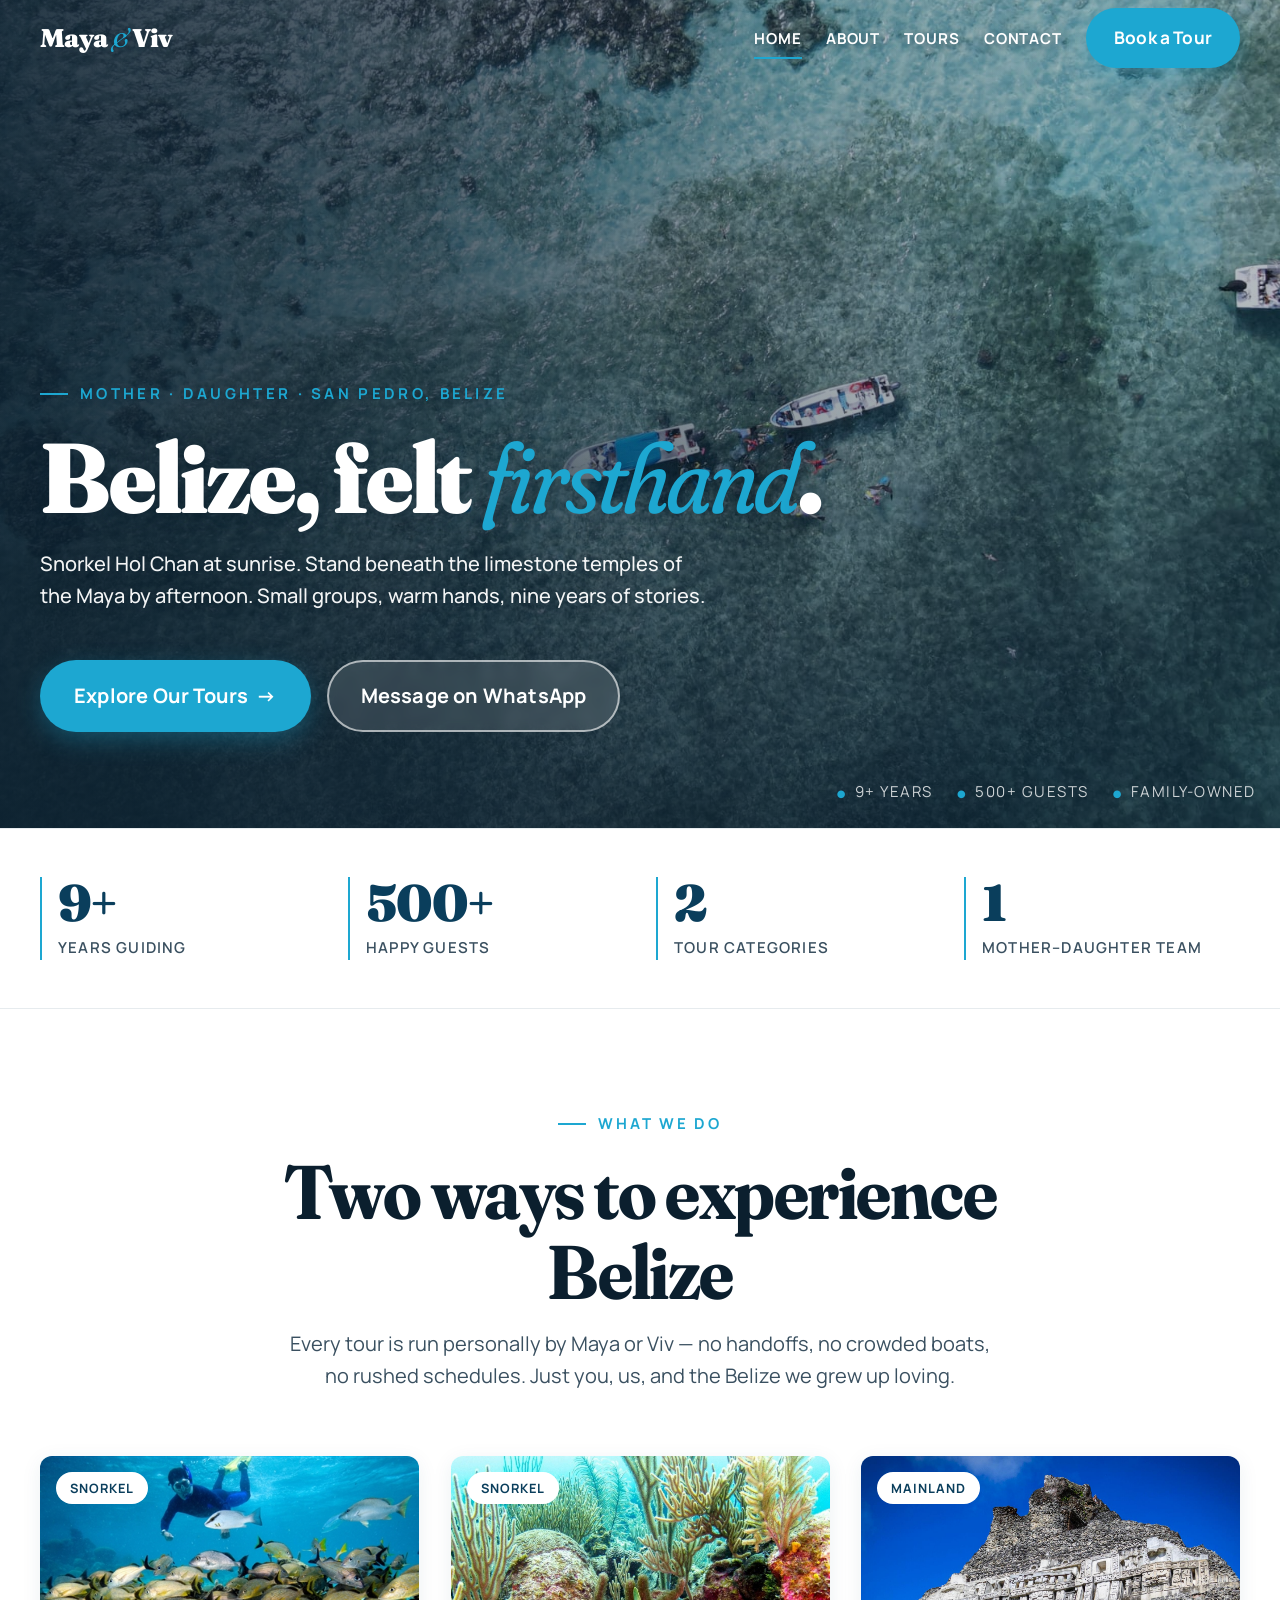
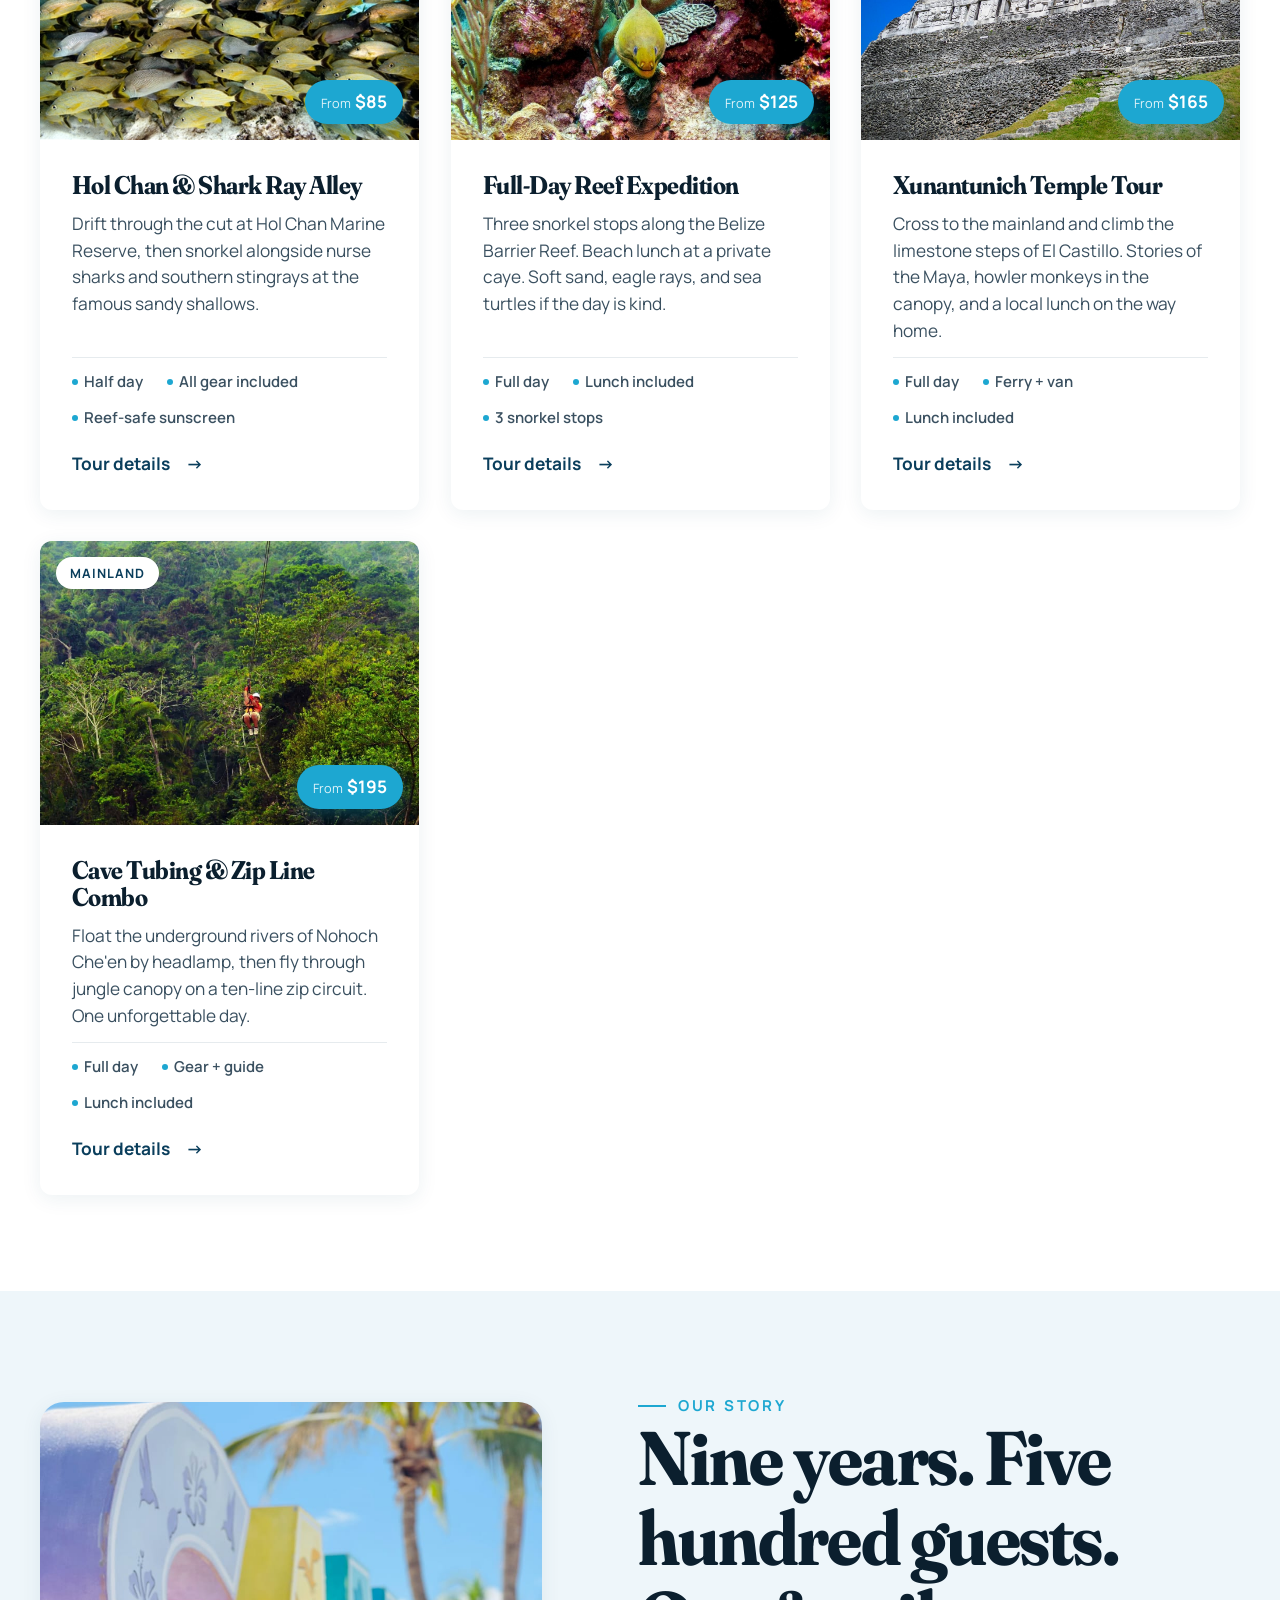
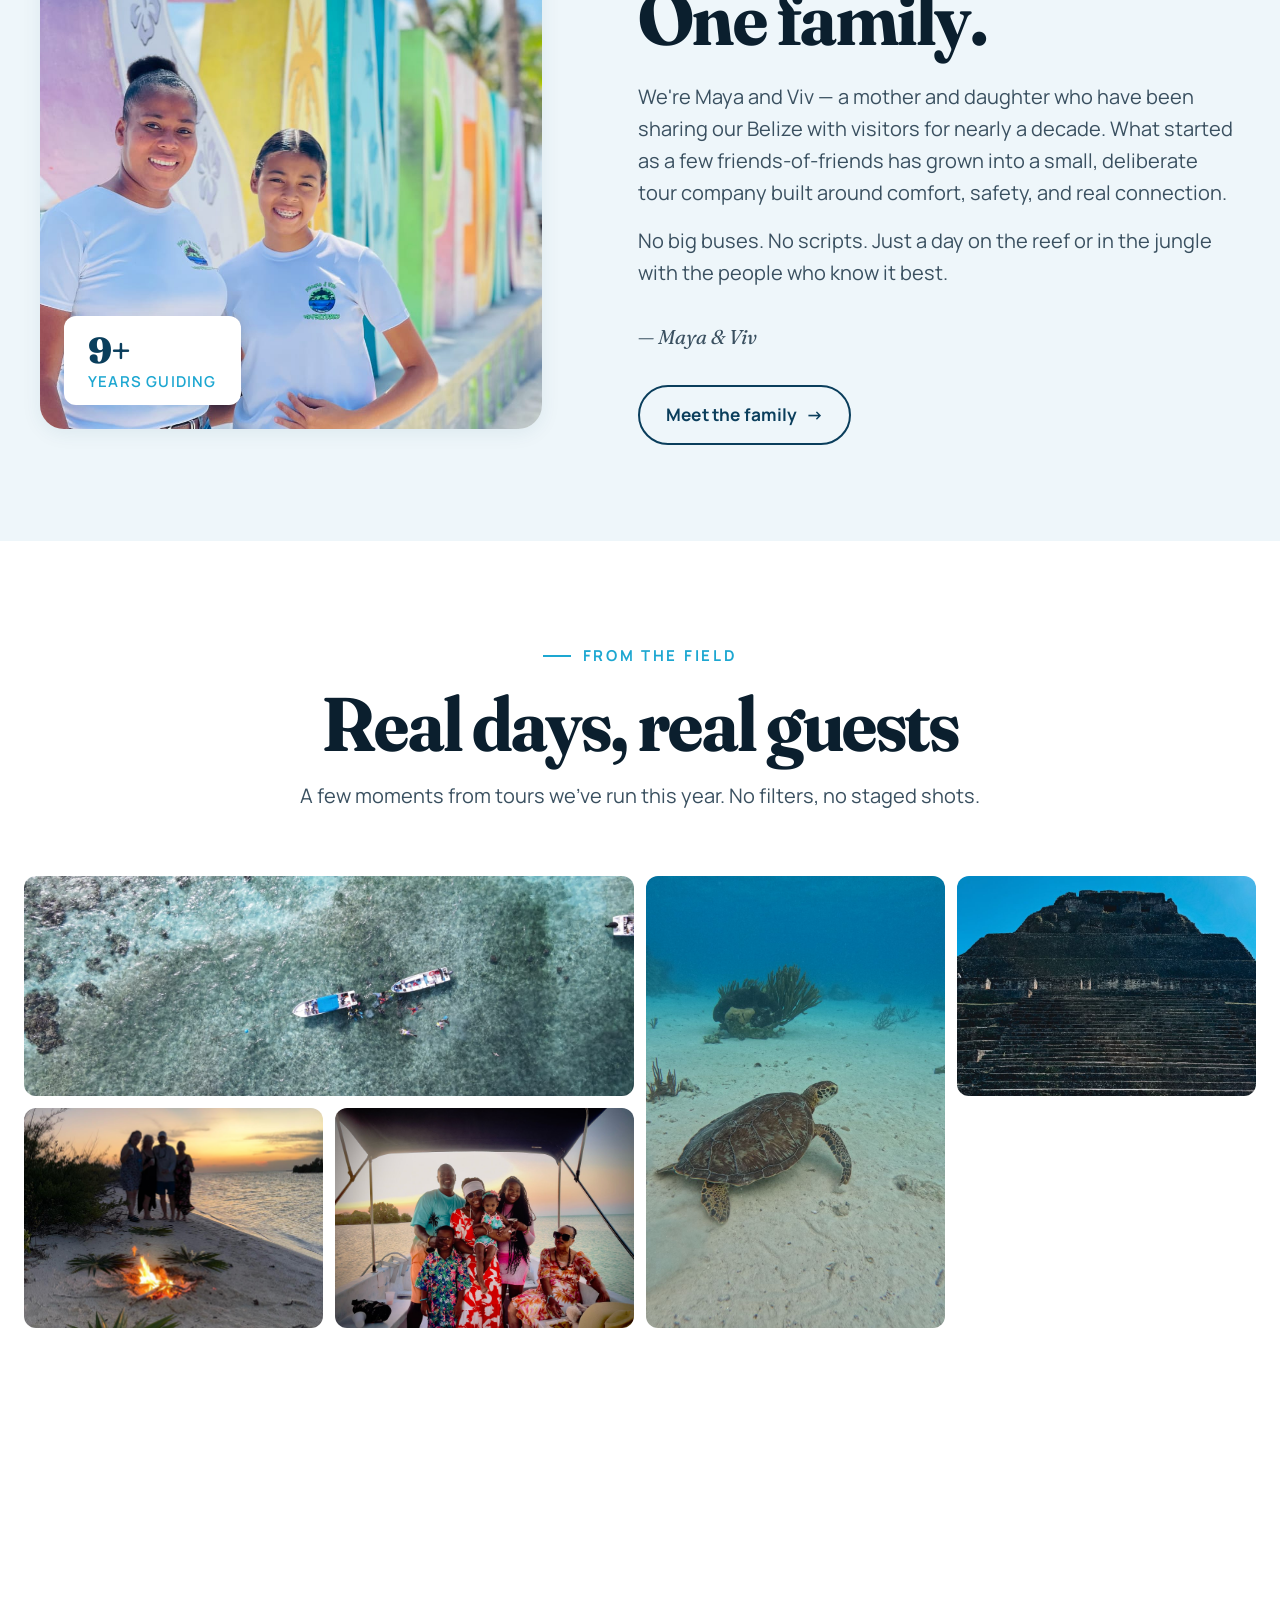
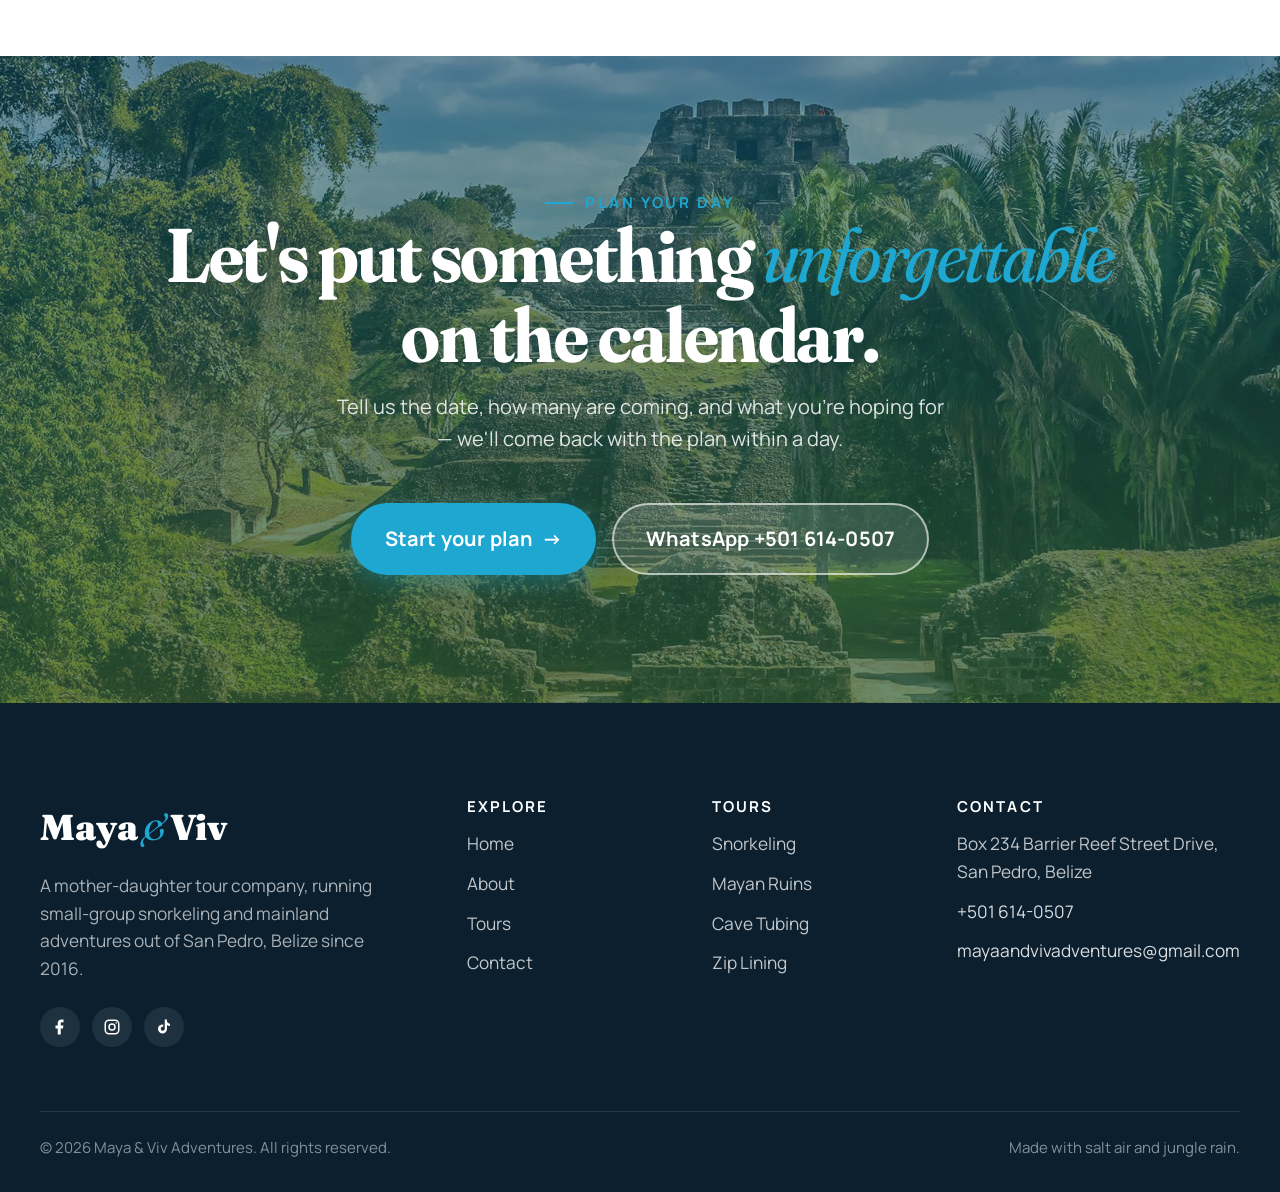
<file: index.html>
<!DOCTYPE html>
<html lang="en">
<head>
  <meta charset="UTF-8" />
  <meta name="viewport" content="width=device-width, initial-scale=1" />
  <title>Maya & Viv Adventures — Belize Tours, Led by Family</title>
  <meta name="description" content="Mother-daughter tour company in San Pedro, Belize. Nine years of small-group snorkeling and mainland adventures across the Belize Barrier Reef and deep into the jungle." />

  <link rel="icon" type="image/svg+xml" href="assets/images/favicon.svg" />
  <link rel="preconnect" href="https://fonts.googleapis.com" />
  <link rel="preconnect" href="https://fonts.gstatic.com" crossorigin />
  <link href="https://fonts.googleapis.com/css2?family=Fraunces:ital,opsz,wght,SOFT@0,9..144,400..900,50..100;1,9..144,400..900,50..100&family=Manrope:wght@400;500;600;700&display=swap" rel="stylesheet" />

  <link rel="stylesheet" href="assets/css/style.css" />
</head>
<body>

  <!-- ===== NAV ===== -->
  <header class="nav" id="nav">
    <div class="container nav-inner">
      <a href="index.html" class="nav-brand" aria-label="Maya & Viv Adventures — Home">
        <span>Maya</span><span class="amp">&amp;</span><span>Viv</span>
      </a>
      <nav aria-label="Primary">
        <ul class="nav-links" id="navLinks">
          <li><a href="index.html" aria-current="page">Home</a></li>
          <li><a href="about.html">About</a></li>
          <li><a href="tours.html">Tours</a></li>
          <li><a href="contact.html">Contact</a></li>
          <li class="nav-cta-group">
            <span class="nav-cta-eyebrow">Ready to go?</span>
            <a href="contact.html" class="btn btn-primary nav-cta">Book a Tour</a>
            <div class="nav-cta-meta">
              <a href="https://wa.me/5016140507" target="_blank" rel="noopener" class="nav-cta-phone">+501 614-0507</a>
              <span class="nav-cta-reassure">Maya or Viv replies personally</span>
            </div>
          </li>
        </ul>
      </nav>
      <button class="nav-toggle" id="navToggle" aria-label="Toggle menu" aria-expanded="false" aria-controls="navLinks">
        <span class="nav-toggle-bar" aria-hidden="true"></span>
      </button>
    </div>
  </header>

  <!-- ===== HERO ===== -->
  <section class="hero" style="background-image: url('assets/images/hero-water.jpg');">
    <div class="container">
      <span class="hero-kicker">Mother · Daughter · San Pedro, Belize</span>
      <h1>Belize, felt <em>firsthand</em>.</h1>
      <p class="hero-sub">Snorkel Hol Chan at sunrise. Stand beneath the limestone temples of the Maya by afternoon. Small groups, warm hands, nine years of stories.</p>
      <div class="hero-ctas">
        <a href="tours.html" class="btn btn-primary btn-lg btn-arrow">Explore Our Tours</a>
        <a href="https://wa.me/5016140507" class="btn btn-ghost btn-lg">Message on WhatsApp</a>
      </div>
    </div>
    <div class="hero-meta">
      <span>9+ Years</span>
      <span>500+ Guests</span>
      <span>Family-Owned</span>
    </div>
  </section>

  <!-- ===== TRUST STRIP ===== -->
  <section class="trust-strip">
    <div class="container">
      <div class="trust-grid">
        <div class="trust-item reveal">
          <span class="trust-value">9+</span>
          <span class="trust-label">Years Guiding</span>
        </div>
        <div class="trust-item reveal" data-delay="1">
          <span class="trust-value">500+</span>
          <span class="trust-label">Happy Guests</span>
        </div>
        <div class="trust-item reveal" data-delay="2">
          <span class="trust-value">2</span>
          <span class="trust-label">Tour Categories</span>
        </div>
        <div class="trust-item reveal" data-delay="3">
          <span class="trust-value">1</span>
          <span class="trust-label">Mother–Daughter Team</span>
        </div>
      </div>
    </div>
  </section>

  <!-- ===== FEATURED TOURS ===== -->
  <section class="section" id="tours">
    <div class="container">
      <div class="section-header reveal">
        <span class="eyebrow">What we do</span>
        <h2>Two ways to experience Belize</h2>
        <p>Every tour is run personally by Maya or Viv — no handoffs, no crowded boats, no rushed schedules. Just you, us, and the Belize we grew up loving.</p>
      </div>

      <div class="tour-grid">
        <article class="tour-card reveal">
          <div class="tour-card-media">
            <img src="assets/images/tour-snorkel-1.jpg" alt="Snorkelers over Hol Chan Marine Reserve, Belize" loading="lazy" />
            <span class="tour-card-badge">Snorkel</span>
            <span class="tour-card-price"><small>From</small>$85</span>
          </div>
          <div class="tour-card-body">
            <h3>Hol Chan &amp; Shark Ray Alley</h3>
            <p>Drift through the cut at Hol Chan Marine Reserve, then snorkel alongside nurse sharks and southern stingrays at the famous sandy shallows.</p>
            <div class="tour-card-meta">
              <span>Half day</span>
              <span>All gear included</span>
              <span>Reef-safe sunscreen</span>
            </div>
            <a href="tours.html#snorkel" class="tour-card-link">Tour details</a>
          </div>
        </article>

        <article class="tour-card reveal" data-delay="1">
          <div class="tour-card-media">
            <img src="assets/images/tour-snorkel-2.jpg" alt="Underwater reef photograph from a Belize snorkeling tour" loading="lazy" />
            <span class="tour-card-badge">Snorkel</span>
            <span class="tour-card-price"><small>From</small>$125</span>
          </div>
          <div class="tour-card-body">
            <h3>Full-Day Reef Expedition</h3>
            <p>Three snorkel stops along the Belize Barrier Reef. Beach lunch at a private caye. Soft sand, eagle rays, and sea turtles if the day is kind.</p>
            <div class="tour-card-meta">
              <span>Full day</span>
              <span>Lunch included</span>
              <span>3 snorkel stops</span>
            </div>
            <a href="tours.html#snorkel" class="tour-card-link">Tour details</a>
          </div>
        </article>

        <article class="tour-card reveal" data-delay="2">
          <div class="tour-card-media">
            <img src="assets/images/tour-ruins-1.jpg" alt="Xunantunich Mayan temple complex in western Belize" loading="lazy" />
            <span class="tour-card-badge">Mainland</span>
            <span class="tour-card-price"><small>From</small>$165</span>
          </div>
          <div class="tour-card-body">
            <h3>Xunantunich Temple Tour</h3>
            <p>Cross to the mainland and climb the limestone steps of El Castillo. Stories of the Maya, howler monkeys in the canopy, and a local lunch on the way home.</p>
            <div class="tour-card-meta">
              <span>Full day</span>
              <span>Ferry + van</span>
              <span>Lunch included</span>
            </div>
            <a href="tours.html#mainland" class="tour-card-link">Tour details</a>
          </div>
        </article>

        <article class="tour-card reveal" data-delay="3">
          <div class="tour-card-media">
            <img src="assets/images/tour-cavetubing-1.jpg" alt="Cave tubing adventure in the jungle rivers of Belize" loading="lazy" />
            <span class="tour-card-badge">Mainland</span>
            <span class="tour-card-price"><small>From</small>$195</span>
          </div>
          <div class="tour-card-body">
            <h3>Cave Tubing &amp; Zip Line Combo</h3>
            <p>Float the underground rivers of Nohoch Che'en by headlamp, then fly through jungle canopy on a ten-line zip circuit. One unforgettable day.</p>
            <div class="tour-card-meta">
              <span>Full day</span>
              <span>Gear + guide</span>
              <span>Lunch included</span>
            </div>
            <a href="tours.html#mainland" class="tour-card-link">Tour details</a>
          </div>
        </article>
      </div>
    </div>
  </section>

  <!-- ===== ABOUT TEASER ===== -->
  <section class="section" style="background: var(--sand-deep);">
    <div class="container">
      <div class="split">
        <div class="split-media reveal">
          <img src="assets/images/about-maya-viv.jpg" alt="Maya and Viv, the mother-daughter team in front of the San Pedro sign" loading="lazy" />
          <div class="split-media-badge">
            9+<small>Years Guiding</small>
          </div>
        </div>
        <div class="split-body reveal" data-delay="1">
          <span class="eyebrow">Our story</span>
          <h2>Nine years. Five hundred guests. One family.</h2>
          <p>We're Maya and Viv — a mother and daughter who have been sharing our Belize with visitors for nearly a decade. What started as a few friends-of-friends has grown into a small, deliberate tour company built around comfort, safety, and real connection.</p>
          <p>No big buses. No scripts. Just a day on the reef or in the jungle with the people who know it best.</p>
          <p class="split-signature">— Maya &amp; Viv</p>
          <a href="about.html" class="btn btn-outline btn-arrow">Meet the family</a>
        </div>
      </div>
    </div>
  </section>

  <!-- ===== GALLERY ===== -->
  <section class="section">
    <div class="container-wide">
      <div class="section-header reveal">
        <span class="eyebrow">From the field</span>
        <h2>Real days, real guests</h2>
        <p>A few moments from tours we've run this year. No filters, no staged shots.</p>
      </div>
      <div class="gallery">
        <figure class="gallery-item gallery-item--wide reveal">
          <img src="assets/images/gallery-01.jpg" alt="Aerial view of snorkel boats over the turquoise reef" loading="lazy" />
        </figure>
        <figure class="gallery-item gallery-item--tall reveal" data-delay="1">
          <img src="assets/images/gallery-02.jpg" alt="A green sea turtle gliding over white sand" loading="lazy" />
        </figure>
        <figure class="gallery-item reveal" data-delay="2">
          <img src="assets/images/gallery-03.jpg" alt="Xunantunich Mayan temple stairway" loading="lazy" />
        </figure>
        <figure class="gallery-item reveal" data-delay="3">
          <img src="assets/images/gallery-04.jpg" alt="Beach bonfire at sunset with guests" loading="lazy" />
        </figure>
        <figure class="gallery-item reveal">
          <img src="assets/images/gallery-07.jpg" alt="A family of guests on a sunset boat tour" loading="lazy" />
        </figure>
        <figure class="gallery-item gallery-item--wide reveal" data-delay="1">
          <img src="assets/images/gallery-06.jpg" alt="A school of fish swirling above the reef" loading="lazy" />
        </figure>
        <figure class="gallery-item reveal" data-delay="2">
          <img src="assets/images/gallery-10.jpg" alt="Aerial view of San Pedro waterfront" loading="lazy" />
        </figure>
        <figure class="gallery-item reveal" data-delay="3">
          <img src="assets/images/gallery-11.jpg" alt="A young guest fishing off the bow of the boat" loading="lazy" />
        </figure>
      </div>
    </div>
  </section>

  <!-- ===== BIG CTA BANNER ===== -->
  <section class="cta-banner" style="background-image: url('assets/images/cta-banner.jpg');">
    <div class="container reveal">
      <span class="eyebrow" style="color: var(--coral);">Plan your day</span>
      <h2>Let's put something <em>unforgettable</em> on the calendar.</h2>
      <p>Tell us the date, how many are coming, and what you're hoping for — we'll come back with the plan within a day.</p>
      <div class="hero-ctas">
        <a href="contact.html" class="btn btn-primary btn-lg btn-arrow">Start your plan</a>
        <a href="https://wa.me/5016140507" class="btn btn-ghost btn-lg">WhatsApp +501 614-0507</a>
      </div>
    </div>
  </section>

  <!-- ===== FOOTER ===== -->
  <footer class="footer">
    <div class="container">
      <div class="footer-grid">
        <div class="footer-col footer-col--brand">
          <span class="footer-brand">Maya<span class="amp">&amp;</span>Viv</span>
          <p class="footer-about">A mother-daughter tour company, running small-group snorkeling and mainland adventures out of San Pedro, Belize since 2016.</p>
          <div class="footer-social" aria-label="Social media">
            <a href="https://facebook.com" aria-label="Facebook" target="_blank" rel="noopener">
              <svg viewBox="0 0 24 24" fill="currentColor" aria-hidden="true"><path d="M13 22v-8h3l.5-4H13V7.5c0-1.1.4-1.8 2-1.8h1.7V2.1C16.4 2 15.1 2 13.7 2 10.9 2 9 3.7 9 6.9V10H6v4h3v8h4z"/></svg>
            </a>
            <a href="https://instagram.com" aria-label="Instagram" target="_blank" rel="noopener">
              <svg viewBox="0 0 24 24" fill="none" stroke="currentColor" stroke-width="2" aria-hidden="true"><rect x="3" y="3" width="18" height="18" rx="5"/><circle cx="12" cy="12" r="4"/><circle cx="17.5" cy="6.5" r="1" fill="currentColor" stroke="none"/></svg>
            </a>
            <a href="https://tiktok.com" aria-label="TikTok" target="_blank" rel="noopener">
              <svg viewBox="0 0 24 24" fill="currentColor" aria-hidden="true"><path d="M16 2h-3v12.3a2.7 2.7 0 1 1-2.7-2.7c.2 0 .5 0 .7.1V8.6a6 6 0 1 0 5 5.9V9.3a7.1 7.1 0 0 0 4 1.2V7.5A4.1 4.1 0 0 1 16 2z"/></svg>
            </a>
          </div>
        </div>

        <div class="footer-col">
          <h4>Explore</h4>
          <ul class="footer-list">
            <li><a href="index.html">Home</a></li>
            <li><a href="about.html">About</a></li>
            <li><a href="tours.html">Tours</a></li>
            <li><a href="contact.html">Contact</a></li>
          </ul>
        </div>

        <div class="footer-col">
          <h4>Tours</h4>
          <ul class="footer-list">
            <li><a href="tours.html#snorkel">Snorkeling</a></li>
            <li><a href="tours.html#mainland">Mayan Ruins</a></li>
            <li><a href="tours.html#mainland">Cave Tubing</a></li>
            <li><a href="tours.html#mainland">Zip Lining</a></li>
          </ul>
        </div>

        <div class="footer-col footer-contact">
          <h4>Contact</h4>
          <p>Box 234 Barrier Reef Street Drive,<br>San Pedro, Belize</p>
          <p><a href="tel:+5016140507">+501 614-0507</a></p>
          <p><a href="mailto:mayaandvivadventures@gmail.com">mayaandvivadventures@gmail.com</a></p>
        </div>
      </div>

      <div class="footer-bottom">
        <span>© <span id="year"></span> Maya &amp; Viv Adventures. All rights reserved.</span>
        <span>Made with salt air and jungle rain.</span>
      </div>
    </div>
  </footer>

  <!-- Sticky WhatsApp pill -->
  <a class="sticky-whatsapp" href="https://wa.me/5016140507" target="_blank" rel="noopener" aria-label="Message us on WhatsApp">
    <svg viewBox="0 0 24 24" aria-hidden="true"><path d="M17.6 14.2c-.3-.1-1.7-.8-2-.9-.3-.1-.5-.1-.7.1-.2.3-.8.9-1 1.1-.2.2-.4.2-.6.1-.9-.4-1.9-1-2.7-2-.3-.4-.4-.7-.6-.9-.2-.2-.1-.4 0-.5.1-.1.3-.3.4-.5.1-.2.2-.3.2-.5 0-.2.1-.4 0-.5-.1-.1-.7-1.6-.9-2.2-.2-.6-.4-.5-.5-.5H8.1c-.2 0-.5.1-.7.4-.2.3-1 .9-1 2.3s1 2.7 1.1 2.9c.1.2 2 3.1 4.8 4.2.7.3 1.2.5 1.6.6.7.2 1.3.2 1.8.1.6-.1 1.7-.7 1.9-1.3.2-.7.2-1.2.2-1.3-.1-.1-.3-.2-.6-.4zM12 2C6.5 2 2 6.5 2 12c0 1.8.5 3.5 1.3 5L2 22l5.1-1.3C8.5 21.5 10.2 22 12 22c5.5 0 10-4.5 10-10S17.5 2 12 2zm0 18c-1.6 0-3.2-.4-4.5-1.2l-.3-.2-3.2.8.9-3.1-.2-.3A8 8 0 0 1 12 4a8 8 0 0 1 0 16z"/></svg>
  </a>

  <script src="assets/js/main.js" defer></script>
</body>
</html>
</file>
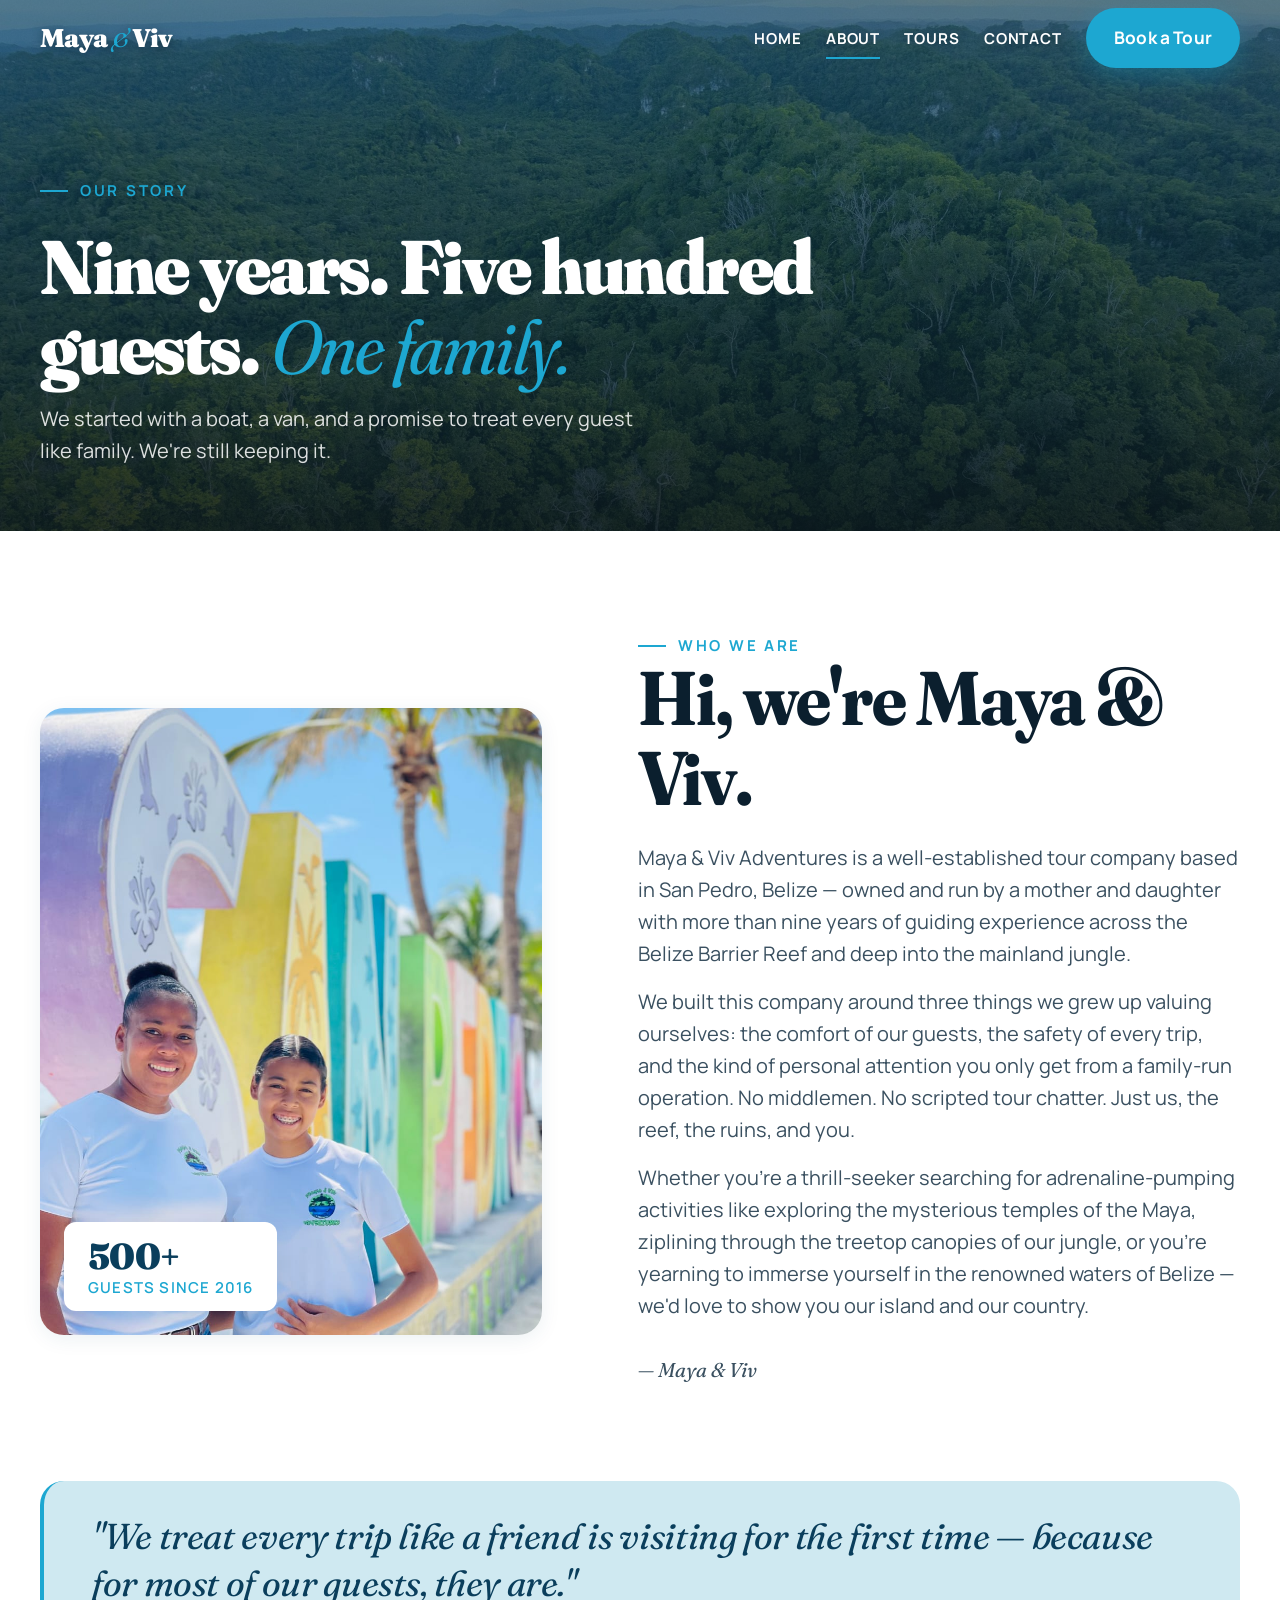
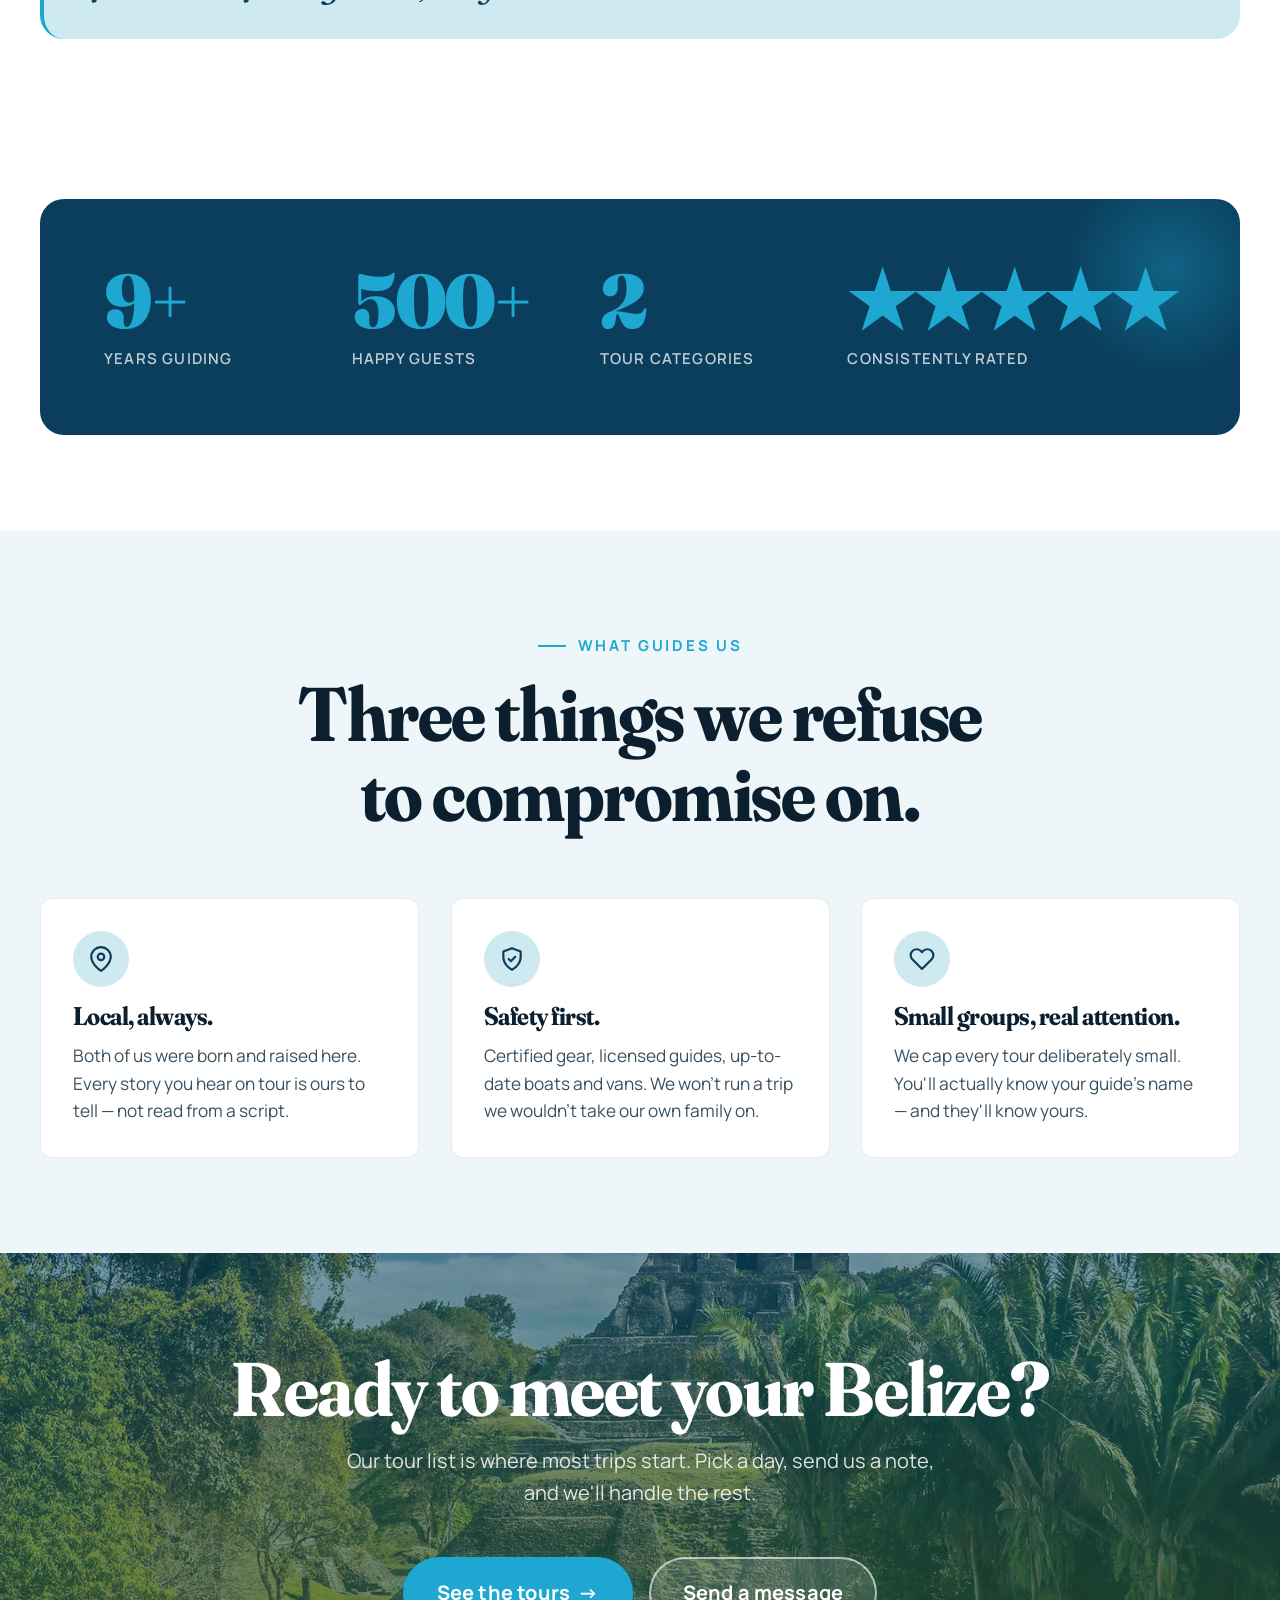
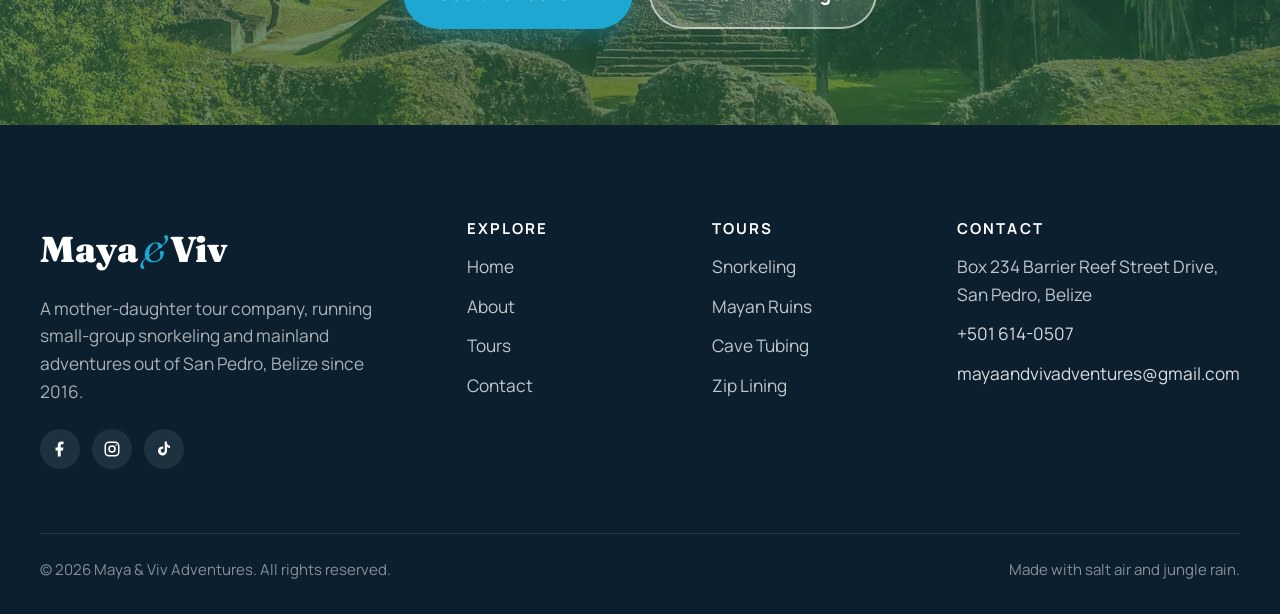
<file: about.html>
<!DOCTYPE html>
<html lang="en">
<head>
  <meta charset="UTF-8" />
  <meta name="viewport" content="width=device-width, initial-scale=1" />
  <title>About Maya &amp; Viv — A Mother-Daughter Story | Maya &amp; Viv Adventures</title>
  <meta name="description" content="Meet Maya and Viv — the mother-daughter team running small-group snorkeling and mainland tours out of San Pedro, Belize since 2016." />

  <link rel="icon" type="image/svg+xml" href="assets/images/favicon.svg" />
  <link rel="preconnect" href="https://fonts.googleapis.com" />
  <link rel="preconnect" href="https://fonts.gstatic.com" crossorigin />
  <link href="https://fonts.googleapis.com/css2?family=Fraunces:ital,opsz,wght,SOFT@0,9..144,400..900,50..100;1,9..144,400..900,50..100&family=Manrope:wght@400;500;600;700&display=swap" rel="stylesheet" />

  <link rel="stylesheet" href="assets/css/style.css" />
</head>
<body>

  <!-- ===== NAV ===== -->
  <header class="nav" id="nav">
    <div class="container nav-inner">
      <a href="index.html" class="nav-brand" aria-label="Maya & Viv Adventures — Home">
        <span>Maya</span><span class="amp">&amp;</span><span>Viv</span>
      </a>
      <nav aria-label="Primary">
        <ul class="nav-links" id="navLinks">
          <li><a href="index.html">Home</a></li>
          <li><a href="about.html" aria-current="page">About</a></li>
          <li><a href="tours.html">Tours</a></li>
          <li><a href="contact.html">Contact</a></li>
          <li class="nav-cta-group">
            <span class="nav-cta-eyebrow">Ready to go?</span>
            <a href="contact.html" class="btn btn-primary nav-cta">Book a Tour</a>
            <div class="nav-cta-meta">
              <a href="https://wa.me/5016140507" target="_blank" rel="noopener" class="nav-cta-phone">+501 614-0507</a>
              <span class="nav-cta-reassure">Maya or Viv replies personally</span>
            </div>
          </li>
        </ul>
      </nav>
      <button class="nav-toggle" id="navToggle" aria-label="Toggle menu" aria-expanded="false" aria-controls="navLinks">
        <span class="nav-toggle-bar" aria-hidden="true"></span>
      </button>
    </div>
  </header>

  <!-- ===== PAGE HERO ===== -->
  <section class="page-hero" style="background-image: url('assets/images/hero-jungle.jpg');">
    <div class="container">
      <span class="eyebrow">Our Story</span>
      <h1>Nine years. Five hundred guests. <em>One family.</em></h1>
      <p>We started with a boat, a van, and a promise to treat every guest like family. We're still keeping it.</p>
    </div>
  </section>

  <!-- ===== STORY ===== -->
  <section class="section">
    <div class="container">
      <div class="split">
        <div class="split-media reveal">
          <img src="assets/images/about-maya-viv.jpg" alt="Maya and Viv in front of the San Pedro letters" />
          <div class="split-media-badge">
            500+<small>Guests Since 2016</small>
          </div>
        </div>
        <div class="split-body reveal" data-delay="1">
          <span class="eyebrow">Who we are</span>
          <h2>Hi, we're Maya &amp; Viv.</h2>
          <p>Maya &amp; Viv Adventures is a well-established tour company based in San Pedro, Belize — owned and run by a mother and daughter with more than nine years of guiding experience across the Belize Barrier Reef and deep into the mainland jungle.</p>
          <p>We built this company around three things we grew up valuing ourselves: the comfort of our guests, the safety of every trip, and the kind of personal attention you only get from a family-run operation. No middlemen. No scripted tour chatter. Just us, the reef, the ruins, and you.</p>
          <p>Whether you're a thrill-seeker searching for adrenaline-pumping activities like exploring the mysterious temples of the Maya, ziplining through the treetop canopies of our jungle, or you're yearning to immerse yourself in the renowned waters of Belize — we'd love to show you our island and our country.</p>
          <p class="split-signature">— Maya &amp; Viv</p>
        </div>
      </div>

      <!-- pull quote -->
      <blockquote class="pull-quote reveal">
        "We treat every trip like a friend is visiting for the first time — because for most of our guests, they are."
      </blockquote>
    </div>
  </section>

  <!-- ===== STATS BAND ===== -->
  <section class="section" style="padding-top: 0;">
    <div class="container">
      <div class="stats-band reveal">
        <div class="stat">
          <div class="stat-value">9+</div>
          <div class="stat-label">Years Guiding</div>
        </div>
        <div class="stat">
          <div class="stat-value">500+</div>
          <div class="stat-label">Happy Guests</div>
        </div>
        <div class="stat">
          <div class="stat-value">2</div>
          <div class="stat-label">Tour Categories</div>
        </div>
        <div class="stat">
          <div class="stat-value">★★★★★</div>
          <div class="stat-label">Consistently Rated</div>
        </div>
      </div>
    </div>
  </section>

  <!-- ===== VALUES ===== -->
  <section class="section" style="background: var(--sand-deep);">
    <div class="container">
      <div class="section-header reveal">
        <span class="eyebrow">What guides us</span>
        <h2>Three things we refuse to compromise on.</h2>
      </div>

      <div class="values-grid">
        <article class="value-card reveal">
          <span class="value-icon" aria-hidden="true">
            <svg viewBox="0 0 24 24" fill="none" stroke="currentColor" stroke-width="2" stroke-linecap="round" stroke-linejoin="round"><path d="M21 10c0 7-9 13-9 13s-9-6-9-13a9 9 0 1 1 18 0z"/><circle cx="12" cy="10" r="3"/></svg>
          </span>
          <h3>Local, always.</h3>
          <p>Both of us were born and raised here. Every story you hear on tour is ours to tell — not read from a script.</p>
        </article>

        <article class="value-card reveal" data-delay="1">
          <span class="value-icon" aria-hidden="true">
            <svg viewBox="0 0 24 24" fill="none" stroke="currentColor" stroke-width="2" stroke-linecap="round" stroke-linejoin="round"><path d="M12 22s-8-4-8-12V5l8-3 8 3v5c0 8-8 12-8 12z"/><path d="m9 12 2 2 4-4"/></svg>
          </span>
          <h3>Safety first.</h3>
          <p>Certified gear, licensed guides, up-to-date boats and vans. We won't run a trip we wouldn't take our own family on.</p>
        </article>

        <article class="value-card reveal" data-delay="2">
          <span class="value-icon" aria-hidden="true">
            <svg viewBox="0 0 24 24" fill="none" stroke="currentColor" stroke-width="2" stroke-linecap="round" stroke-linejoin="round"><path d="M20.84 4.61a5.5 5.5 0 0 0-7.78 0L12 5.67l-1.06-1.06a5.5 5.5 0 1 0-7.78 7.78l1.06 1.06L12 21.23l7.78-7.78 1.06-1.06a5.5 5.5 0 0 0 0-7.78z"/></svg>
          </span>
          <h3>Small groups, real attention.</h3>
          <p>We cap every tour deliberately small. You'll actually know your guide's name — and they'll know yours.</p>
        </article>
      </div>
    </div>
  </section>

  <!-- ===== SMALL CTA ===== -->
  <section class="cta-banner" style="background-image: url('assets/images/cta-banner.jpg'); padding-block: var(--s-9);">
    <div class="container reveal">
      <h2>Ready to meet your Belize?</h2>
      <p>Our tour list is where most trips start. Pick a day, send us a note, and we'll handle the rest.</p>
      <div class="hero-ctas">
        <a href="tours.html" class="btn btn-primary btn-lg btn-arrow">See the tours</a>
        <a href="contact.html" class="btn btn-ghost btn-lg">Send a message</a>
      </div>
    </div>
  </section>

  <!-- ===== FOOTER ===== -->
  <footer class="footer">
    <div class="container">
      <div class="footer-grid">
        <div class="footer-col footer-col--brand">
          <span class="footer-brand">Maya<span class="amp">&amp;</span>Viv</span>
          <p class="footer-about">A mother-daughter tour company, running small-group snorkeling and mainland adventures out of San Pedro, Belize since 2016.</p>
          <div class="footer-social" aria-label="Social media">
            <a href="https://facebook.com" aria-label="Facebook" target="_blank" rel="noopener"><svg viewBox="0 0 24 24" fill="currentColor" aria-hidden="true"><path d="M13 22v-8h3l.5-4H13V7.5c0-1.1.4-1.8 2-1.8h1.7V2.1C16.4 2 15.1 2 13.7 2 10.9 2 9 3.7 9 6.9V10H6v4h3v8h4z"/></svg></a>
            <a href="https://instagram.com" aria-label="Instagram" target="_blank" rel="noopener"><svg viewBox="0 0 24 24" fill="none" stroke="currentColor" stroke-width="2" aria-hidden="true"><rect x="3" y="3" width="18" height="18" rx="5"/><circle cx="12" cy="12" r="4"/><circle cx="17.5" cy="6.5" r="1" fill="currentColor" stroke="none"/></svg></a>
            <a href="https://tiktok.com" aria-label="TikTok" target="_blank" rel="noopener"><svg viewBox="0 0 24 24" fill="currentColor" aria-hidden="true"><path d="M16 2h-3v12.3a2.7 2.7 0 1 1-2.7-2.7c.2 0 .5 0 .7.1V8.6a6 6 0 1 0 5 5.9V9.3a7.1 7.1 0 0 0 4 1.2V7.5A4.1 4.1 0 0 1 16 2z"/></svg></a>
          </div>
        </div>
        <div class="footer-col">
          <h4>Explore</h4>
          <ul class="footer-list">
            <li><a href="index.html">Home</a></li>
            <li><a href="about.html">About</a></li>
            <li><a href="tours.html">Tours</a></li>
            <li><a href="contact.html">Contact</a></li>
          </ul>
        </div>
        <div class="footer-col">
          <h4>Tours</h4>
          <ul class="footer-list">
            <li><a href="tours.html#snorkel">Snorkeling</a></li>
            <li><a href="tours.html#mainland">Mayan Ruins</a></li>
            <li><a href="tours.html#mainland">Cave Tubing</a></li>
            <li><a href="tours.html#mainland">Zip Lining</a></li>
          </ul>
        </div>
        <div class="footer-col footer-contact">
          <h4>Contact</h4>
          <p>Box 234 Barrier Reef Street Drive,<br>San Pedro, Belize</p>
          <p><a href="tel:+5016140507">+501 614-0507</a></p>
          <p><a href="mailto:mayaandvivadventures@gmail.com">mayaandvivadventures@gmail.com</a></p>
        </div>
      </div>
      <div class="footer-bottom">
        <span>© <span id="year"></span> Maya &amp; Viv Adventures. All rights reserved.</span>
        <span>Made with salt air and jungle rain.</span>
      </div>
    </div>
  </footer>

  <!-- Sticky WhatsApp pill -->
  <a class="sticky-whatsapp" href="https://wa.me/5016140507" target="_blank" rel="noopener" aria-label="Message us on WhatsApp">
    <svg viewBox="0 0 24 24" aria-hidden="true"><path d="M17.6 14.2c-.3-.1-1.7-.8-2-.9-.3-.1-.5-.1-.7.1-.2.3-.8.9-1 1.1-.2.2-.4.2-.6.1-.9-.4-1.9-1-2.7-2-.3-.4-.4-.7-.6-.9-.2-.2-.1-.4 0-.5.1-.1.3-.3.4-.5.1-.2.2-.3.2-.5 0-.2.1-.4 0-.5-.1-.1-.7-1.6-.9-2.2-.2-.6-.4-.5-.5-.5H8.1c-.2 0-.5.1-.7.4-.2.3-1 .9-1 2.3s1 2.7 1.1 2.9c.1.2 2 3.1 4.8 4.2.7.3 1.2.5 1.6.6.7.2 1.3.2 1.8.1.6-.1 1.7-.7 1.9-1.3.2-.7.2-1.2.2-1.3-.1-.1-.3-.2-.6-.4zM12 2C6.5 2 2 6.5 2 12c0 1.8.5 3.5 1.3 5L2 22l5.1-1.3C8.5 21.5 10.2 22 12 22c5.5 0 10-4.5 10-10S17.5 2 12 2zm0 18c-1.6 0-3.2-.4-4.5-1.2l-.3-.2-3.2.8.9-3.1-.2-.3A8 8 0 0 1 12 4a8 8 0 0 1 0 16z"/></svg>
  </a>

  <script src="assets/js/main.js" defer></script>
</body>
</html>
</file>
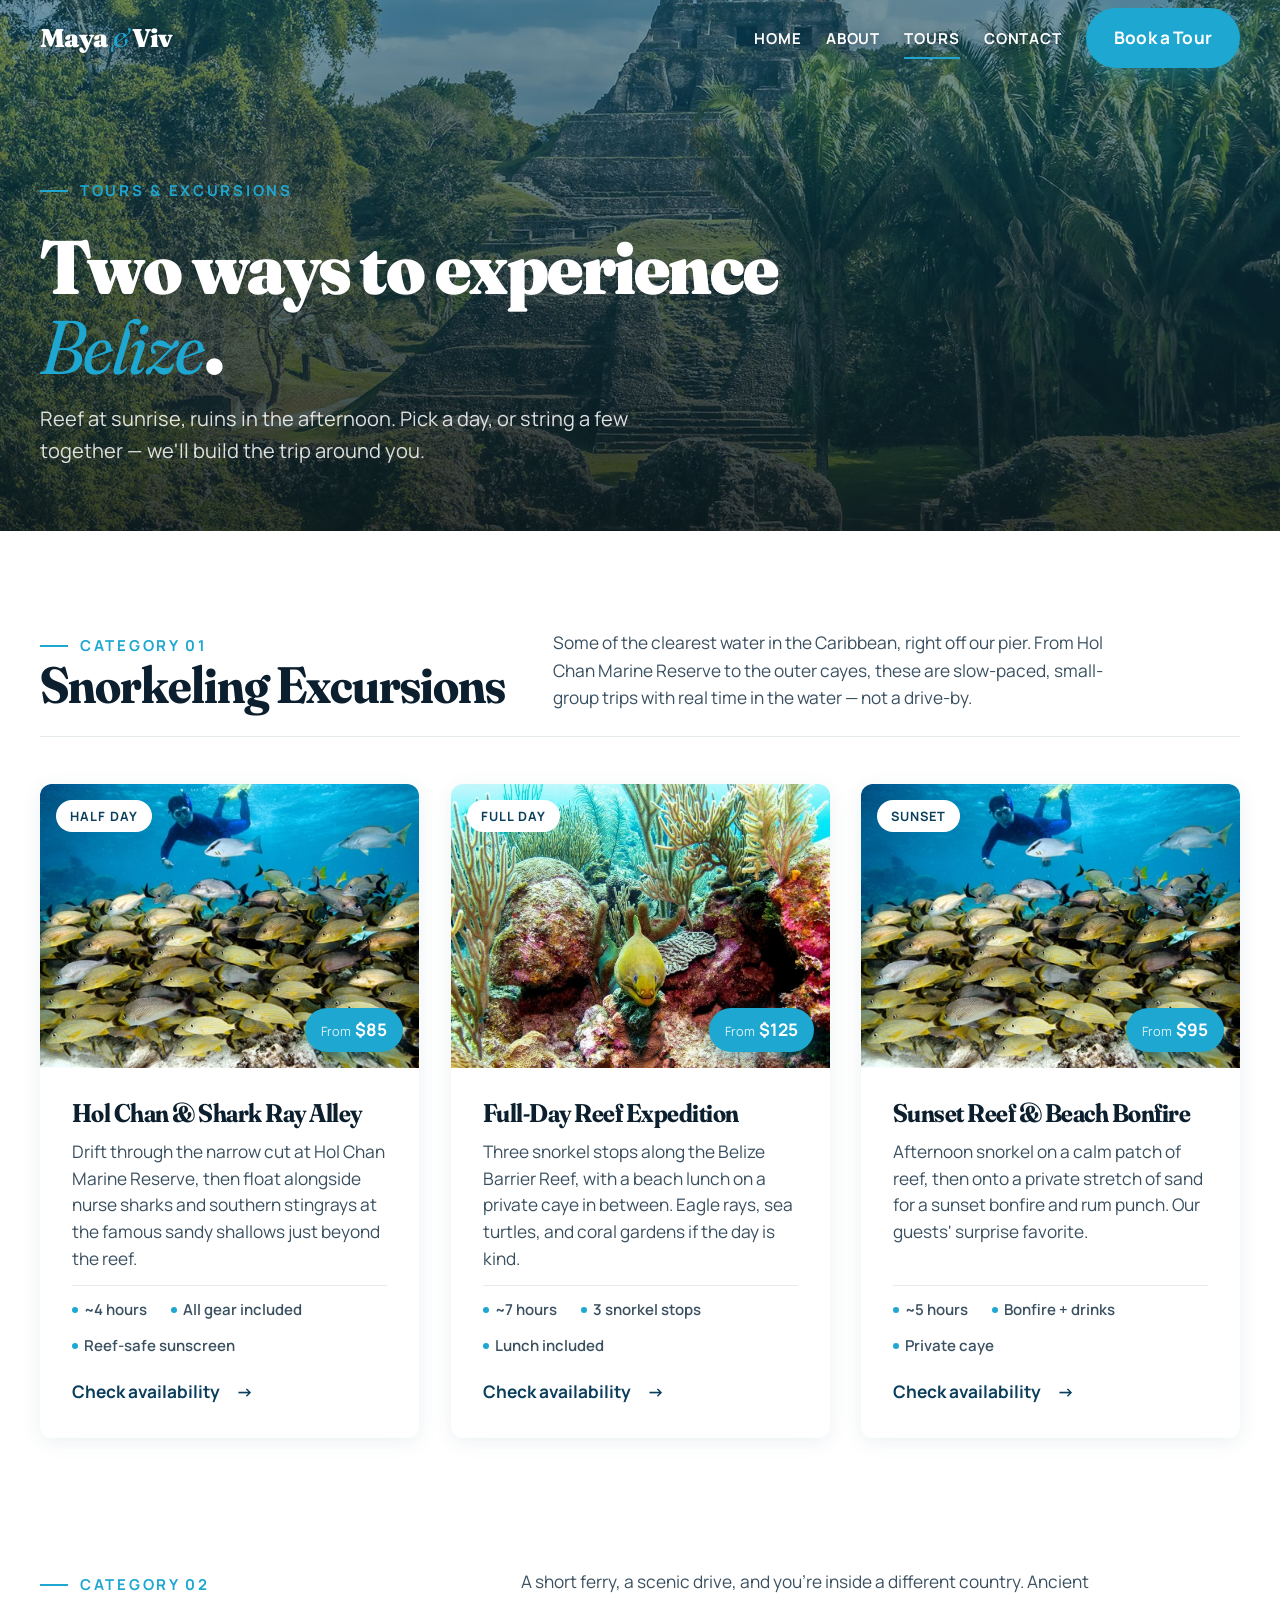
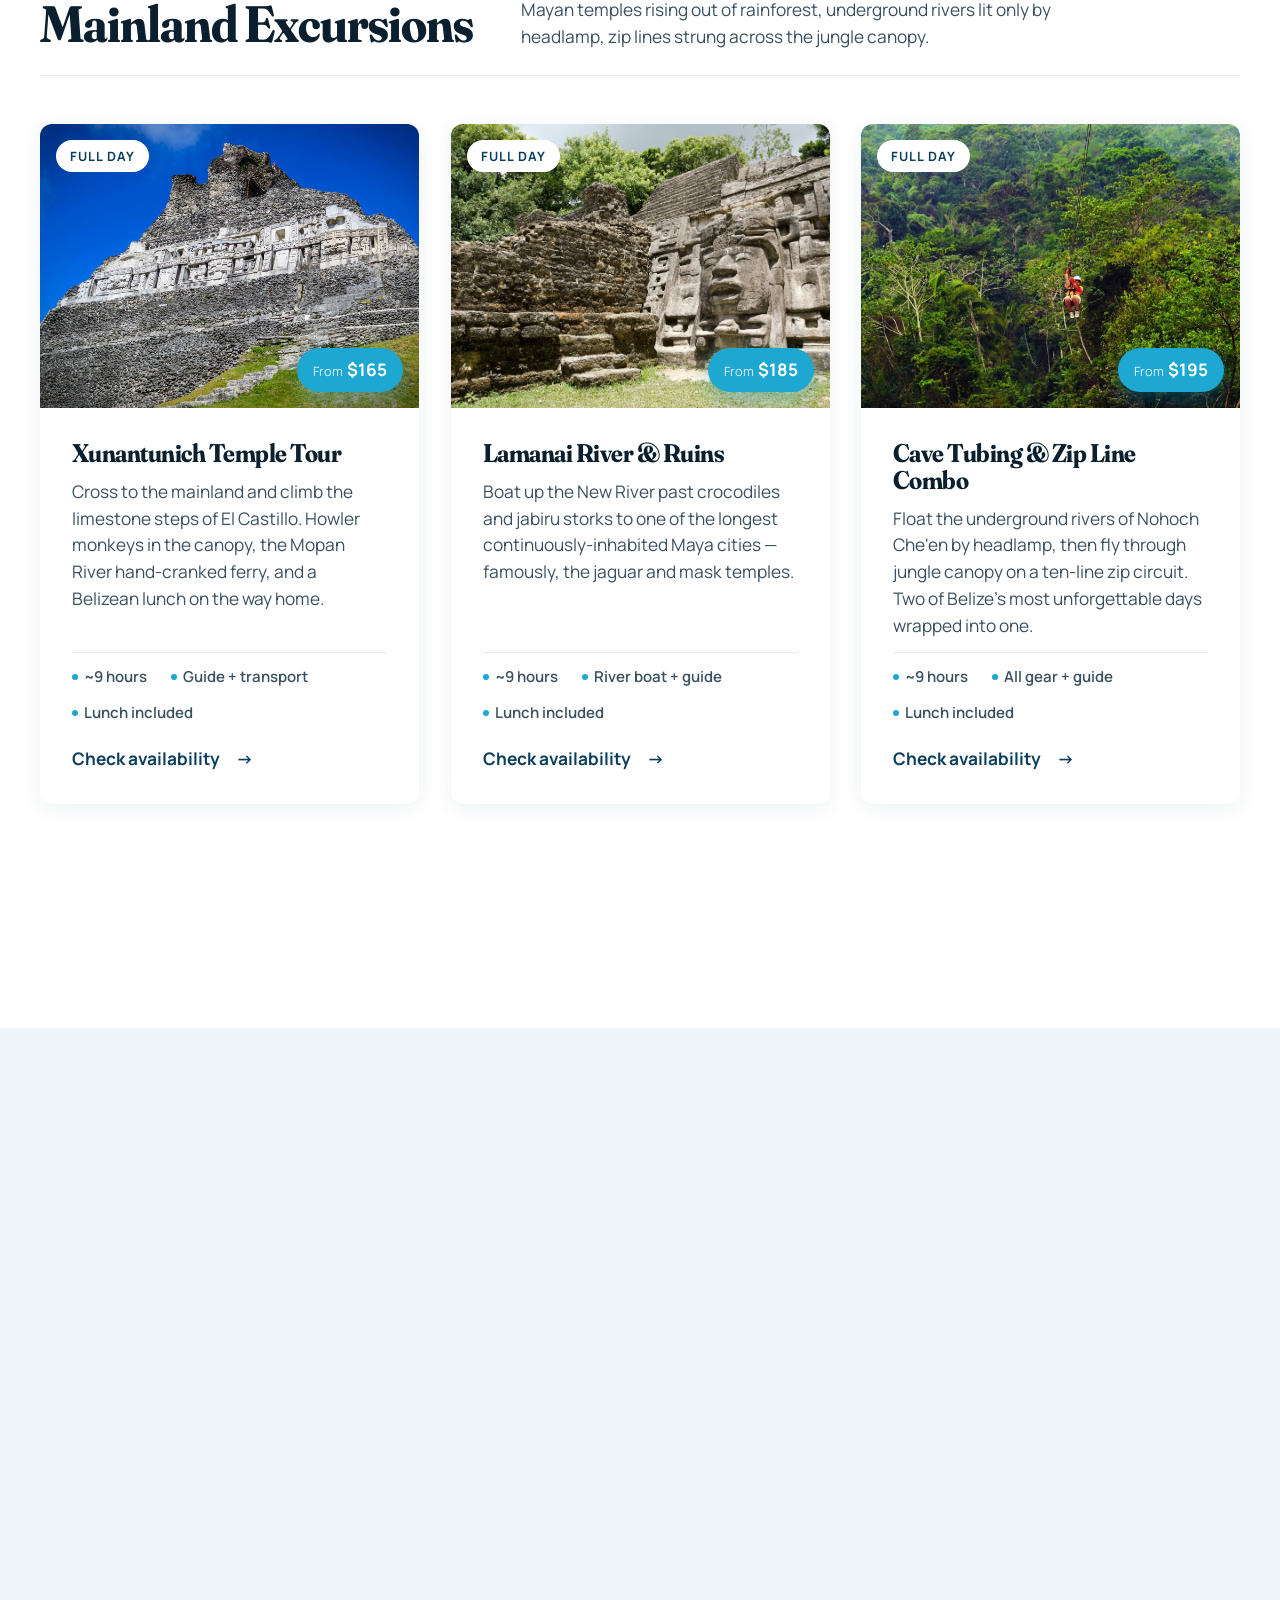
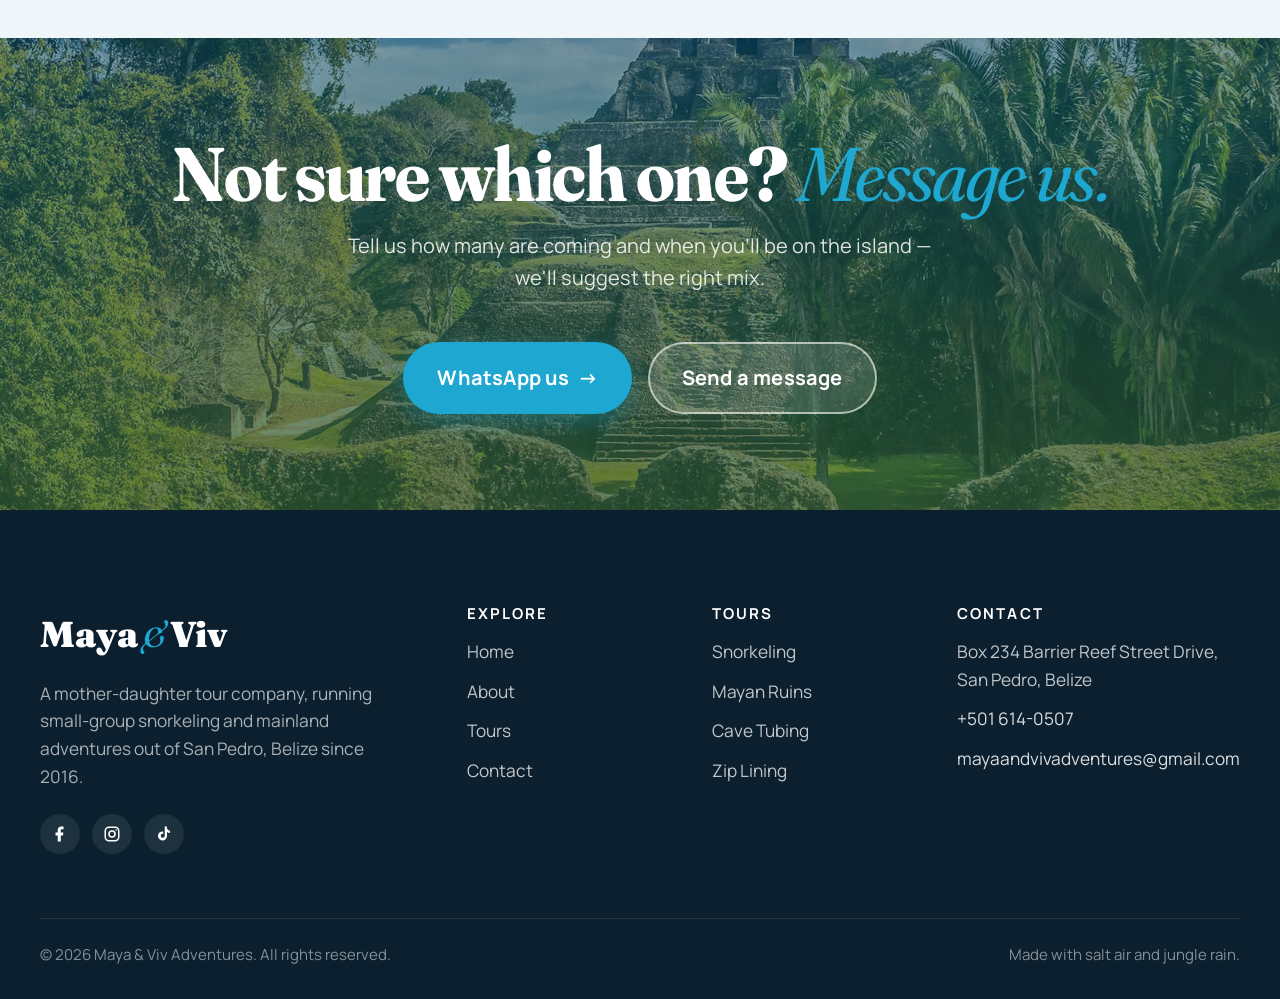
<file: tours.html>
<!DOCTYPE html>
<html lang="en">
<head>
  <meta charset="UTF-8" />
  <meta name="viewport" content="width=device-width, initial-scale=1" />
  <title>Belize Tours — Snorkeling &amp; Mainland Excursions | Maya &amp; Viv Adventures</title>
  <meta name="description" content="Small-group Belize tours: Hol Chan snorkeling, reef expeditions, Xunantunich Mayan temples, cave tubing, and zip lining — led by a family who lives in San Pedro." />

  <link rel="icon" type="image/svg+xml" href="assets/images/favicon.svg" />
  <link rel="preconnect" href="https://fonts.googleapis.com" />
  <link rel="preconnect" href="https://fonts.gstatic.com" crossorigin />
  <link href="https://fonts.googleapis.com/css2?family=Fraunces:ital,opsz,wght,SOFT@0,9..144,400..900,50..100;1,9..144,400..900,50..100&family=Manrope:wght@400;500;600;700&display=swap" rel="stylesheet" />

  <link rel="stylesheet" href="assets/css/style.css" />
</head>
<body>

  <!-- ===== NAV ===== -->
  <header class="nav" id="nav">
    <div class="container nav-inner">
      <a href="index.html" class="nav-brand" aria-label="Maya & Viv Adventures — Home">
        <span>Maya</span><span class="amp">&amp;</span><span>Viv</span>
      </a>
      <nav aria-label="Primary">
        <ul class="nav-links" id="navLinks">
          <li><a href="index.html">Home</a></li>
          <li><a href="about.html">About</a></li>
          <li><a href="tours.html" aria-current="page">Tours</a></li>
          <li><a href="contact.html">Contact</a></li>
          <li class="nav-cta-group">
            <span class="nav-cta-eyebrow">Ready to go?</span>
            <a href="contact.html" class="btn btn-primary nav-cta">Book a Tour</a>
            <div class="nav-cta-meta">
              <a href="https://wa.me/5016140507" target="_blank" rel="noopener" class="nav-cta-phone">+501 614-0507</a>
              <span class="nav-cta-reassure">Maya or Viv replies personally</span>
            </div>
          </li>
        </ul>
      </nav>
      <button class="nav-toggle" id="navToggle" aria-label="Toggle menu" aria-expanded="false" aria-controls="navLinks">
        <span class="nav-toggle-bar" aria-hidden="true"></span>
      </button>
    </div>
  </header>

  <!-- ===== PAGE HERO ===== -->
  <section class="page-hero" style="background-image: url('assets/images/hero-mainland.jpg');">
    <div class="container">
      <span class="eyebrow">Tours &amp; Excursions</span>
      <h1>Two ways to experience <em>Belize</em>.</h1>
      <p>Reef at sunrise, ruins in the afternoon. Pick a day, or string a few together — we'll build the trip around you.</p>
    </div>
  </section>

  <!-- ===== SNORKELING SECTION ===== -->
  <section class="section" id="snorkel">
    <div class="container">
      <div class="tour-category">
        <div class="tour-category-head reveal">
          <div>
            <span class="eyebrow">Category 01</span>
            <h2>Snorkeling Excursions</h2>
          </div>
          <p>Some of the clearest water in the Caribbean, right off our pier. From Hol Chan Marine Reserve to the outer cayes, these are slow-paced, small-group trips with real time in the water — not a drive-by.</p>
        </div>

        <div class="tour-grid">
          <article class="tour-card reveal">
            <div class="tour-card-media">
              <img src="assets/images/tour-snorkel-1.jpg" alt="Snorkeler swimming above a large school of fish at Hol Chan" loading="lazy" />
              <span class="tour-card-badge">Half Day</span>
              <span class="tour-card-price"><small>From</small>$85</span>
            </div>
            <div class="tour-card-body">
              <h3>Hol Chan &amp; Shark Ray Alley</h3>
              <p>Drift through the narrow cut at Hol Chan Marine Reserve, then float alongside nurse sharks and southern stingrays at the famous sandy shallows just beyond the reef.</p>
              <div class="tour-card-meta">
                <span>~4 hours</span>
                <span>All gear included</span>
                <span>Reef-safe sunscreen</span>
              </div>
              <a href="contact.html" class="tour-card-link">Check availability</a>
            </div>
          </article>

          <article class="tour-card reveal" data-delay="1">
            <div class="tour-card-media">
              <img src="assets/images/tour-snorkel-2.jpg" alt="Coral reef with a green moray eel in Belize" loading="lazy" />
              <span class="tour-card-badge">Full Day</span>
              <span class="tour-card-price"><small>From</small>$125</span>
            </div>
            <div class="tour-card-body">
              <h3>Full-Day Reef Expedition</h3>
              <p>Three snorkel stops along the Belize Barrier Reef, with a beach lunch on a private caye in between. Eagle rays, sea turtles, and coral gardens if the day is kind.</p>
              <div class="tour-card-meta">
                <span>~7 hours</span>
                <span>3 snorkel stops</span>
                <span>Lunch included</span>
              </div>
              <a href="contact.html" class="tour-card-link">Check availability</a>
            </div>
          </article>

          <article class="tour-card reveal" data-delay="2">
            <div class="tour-card-media">
              <img src="assets/images/hero-snorkel.jpg" alt="Snorkeler with a school of yellow fish" loading="lazy" />
              <span class="tour-card-badge">Sunset</span>
              <span class="tour-card-price"><small>From</small>$95</span>
            </div>
            <div class="tour-card-body">
              <h3>Sunset Reef &amp; Beach Bonfire</h3>
              <p>Afternoon snorkel on a calm patch of reef, then onto a private stretch of sand for a sunset bonfire and rum punch. Our guests' surprise favorite.</p>
              <div class="tour-card-meta">
                <span>~5 hours</span>
                <span>Bonfire + drinks</span>
                <span>Private caye</span>
              </div>
              <a href="contact.html" class="tour-card-link">Check availability</a>
            </div>
          </article>
        </div>
      </div>

      <!-- ===== MAINLAND SECTION ===== -->
      <div class="tour-category" id="mainland">
        <div class="tour-category-head reveal">
          <div>
            <span class="eyebrow">Category 02</span>
            <h2>Mainland Excursions</h2>
          </div>
          <p>A short ferry, a scenic drive, and you're inside a different country. Ancient Mayan temples rising out of rainforest, underground rivers lit only by headlamp, zip lines strung across the jungle canopy.</p>
        </div>

        <div class="tour-grid">
          <article class="tour-card reveal">
            <div class="tour-card-media">
              <img src="assets/images/tour-ruins-1.jpg" alt="Xunantunich Mayan temple complex" loading="lazy" />
              <span class="tour-card-badge">Full Day</span>
              <span class="tour-card-price"><small>From</small>$165</span>
            </div>
            <div class="tour-card-body">
              <h3>Xunantunich Temple Tour</h3>
              <p>Cross to the mainland and climb the limestone steps of El Castillo. Howler monkeys in the canopy, the Mopan River hand-cranked ferry, and a Belizean lunch on the way home.</p>
              <div class="tour-card-meta">
                <span>~9 hours</span>
                <span>Guide + transport</span>
                <span>Lunch included</span>
              </div>
              <a href="contact.html" class="tour-card-link">Check availability</a>
            </div>
          </article>

          <article class="tour-card reveal" data-delay="1">
            <div class="tour-card-media">
              <img src="assets/images/tour-ruins-2.jpg" alt="Stone mask carving at Lamanai Mayan site" loading="lazy" />
              <span class="tour-card-badge">Full Day</span>
              <span class="tour-card-price"><small>From</small>$185</span>
            </div>
            <div class="tour-card-body">
              <h3>Lamanai River &amp; Ruins</h3>
              <p>Boat up the New River past crocodiles and jabiru storks to one of the longest continuously-inhabited Maya cities — famously, the jaguar and mask temples.</p>
              <div class="tour-card-meta">
                <span>~9 hours</span>
                <span>River boat + guide</span>
                <span>Lunch included</span>
              </div>
              <a href="contact.html" class="tour-card-link">Check availability</a>
            </div>
          </article>

          <article class="tour-card reveal" data-delay="2">
            <div class="tour-card-media">
              <img src="assets/images/tour-zipline-1.jpg" alt="Zip line through jungle canopy in Belize" loading="lazy" />
              <span class="tour-card-badge">Full Day</span>
              <span class="tour-card-price"><small>From</small>$195</span>
            </div>
            <div class="tour-card-body">
              <h3>Cave Tubing &amp; Zip Line Combo</h3>
              <p>Float the underground rivers of Nohoch Che'en by headlamp, then fly through jungle canopy on a ten-line zip circuit. Two of Belize's most unforgettable days wrapped into one.</p>
              <div class="tour-card-meta">
                <span>~9 hours</span>
                <span>All gear + guide</span>
                <span>Lunch included</span>
              </div>
              <a href="contact.html" class="tour-card-link">Check availability</a>
            </div>
          </article>
        </div>
      </div>
    </div>
  </section>

  <!-- ===== WHAT'S INCLUDED ===== -->
  <section class="section" style="background: var(--sand-deep); padding-top: var(--s-8);">
    <div class="container">
      <div class="section-header reveal">
        <span class="eyebrow">What's included</span>
        <h2>No surprises. No nickel-and-dime.</h2>
      </div>
      <div class="included-strip reveal">
        <div class="included-item">
          <span class="included-icon" aria-hidden="true"><svg viewBox="0 0 24 24" fill="none" stroke="currentColor" stroke-width="2" stroke-linecap="round" stroke-linejoin="round"><path d="M3 12h4l3-9 4 18 3-9h4"/></svg></span>
          <span>Transport</span>
        </div>
        <div class="included-item">
          <span class="included-icon" aria-hidden="true"><svg viewBox="0 0 24 24" fill="none" stroke="currentColor" stroke-width="2" stroke-linecap="round" stroke-linejoin="round"><circle cx="12" cy="12" r="10"/><path d="M2 12h20M12 2a15 15 0 0 1 4 10 15 15 0 0 1-4 10 15 15 0 0 1-4-10 15 15 0 0 1 4-10z"/></svg></span>
          <span>All gear</span>
        </div>
        <div class="included-item">
          <span class="included-icon" aria-hidden="true"><svg viewBox="0 0 24 24" fill="none" stroke="currentColor" stroke-width="2" stroke-linecap="round" stroke-linejoin="round"><path d="M17 21v-2a4 4 0 0 0-4-4H5a4 4 0 0 0-4 4v2"/><circle cx="9" cy="7" r="4"/><path d="M23 21v-2a4 4 0 0 0-3-3.87M16 3.13a4 4 0 0 1 0 7.75"/></svg></span>
          <span>Licensed guide</span>
        </div>
        <div class="included-item">
          <span class="included-icon" aria-hidden="true"><svg viewBox="0 0 24 24" fill="none" stroke="currentColor" stroke-width="2" stroke-linecap="round" stroke-linejoin="round"><path d="M5 12h14M12 5v14"/></svg></span>
          <span>Lunch</span>
        </div>
        <div class="included-item">
          <span class="included-icon" aria-hidden="true"><svg viewBox="0 0 24 24" fill="none" stroke="currentColor" stroke-width="2" stroke-linecap="round" stroke-linejoin="round"><rect x="3" y="5" width="18" height="14" rx="2"/><circle cx="12" cy="12" r="3"/></svg></span>
          <span>Photos</span>
        </div>
      </div>
    </div>
  </section>

  <!-- ===== SMALL CTA ===== -->
  <section class="cta-banner" style="background-image: url('assets/images/cta-banner.jpg'); padding-block: var(--s-9);">
    <div class="container reveal">
      <h2>Not sure which one? <em>Message us.</em></h2>
      <p>Tell us how many are coming and when you'll be on the island — we'll suggest the right mix.</p>
      <div class="hero-ctas">
        <a href="https://wa.me/5016140507" class="btn btn-primary btn-lg btn-arrow">WhatsApp us</a>
        <a href="contact.html" class="btn btn-ghost btn-lg">Send a message</a>
      </div>
    </div>
  </section>

  <!-- ===== FOOTER ===== -->
  <footer class="footer">
    <div class="container">
      <div class="footer-grid">
        <div class="footer-col footer-col--brand">
          <span class="footer-brand">Maya<span class="amp">&amp;</span>Viv</span>
          <p class="footer-about">A mother-daughter tour company, running small-group snorkeling and mainland adventures out of San Pedro, Belize since 2016.</p>
          <div class="footer-social" aria-label="Social media">
            <a href="https://facebook.com" aria-label="Facebook" target="_blank" rel="noopener"><svg viewBox="0 0 24 24" fill="currentColor" aria-hidden="true"><path d="M13 22v-8h3l.5-4H13V7.5c0-1.1.4-1.8 2-1.8h1.7V2.1C16.4 2 15.1 2 13.7 2 10.9 2 9 3.7 9 6.9V10H6v4h3v8h4z"/></svg></a>
            <a href="https://instagram.com" aria-label="Instagram" target="_blank" rel="noopener"><svg viewBox="0 0 24 24" fill="none" stroke="currentColor" stroke-width="2" aria-hidden="true"><rect x="3" y="3" width="18" height="18" rx="5"/><circle cx="12" cy="12" r="4"/><circle cx="17.5" cy="6.5" r="1" fill="currentColor" stroke="none"/></svg></a>
            <a href="https://tiktok.com" aria-label="TikTok" target="_blank" rel="noopener"><svg viewBox="0 0 24 24" fill="currentColor" aria-hidden="true"><path d="M16 2h-3v12.3a2.7 2.7 0 1 1-2.7-2.7c.2 0 .5 0 .7.1V8.6a6 6 0 1 0 5 5.9V9.3a7.1 7.1 0 0 0 4 1.2V7.5A4.1 4.1 0 0 1 16 2z"/></svg></a>
          </div>
        </div>
        <div class="footer-col">
          <h4>Explore</h4>
          <ul class="footer-list">
            <li><a href="index.html">Home</a></li>
            <li><a href="about.html">About</a></li>
            <li><a href="tours.html">Tours</a></li>
            <li><a href="contact.html">Contact</a></li>
          </ul>
        </div>
        <div class="footer-col">
          <h4>Tours</h4>
          <ul class="footer-list">
            <li><a href="tours.html#snorkel">Snorkeling</a></li>
            <li><a href="tours.html#mainland">Mayan Ruins</a></li>
            <li><a href="tours.html#mainland">Cave Tubing</a></li>
            <li><a href="tours.html#mainland">Zip Lining</a></li>
          </ul>
        </div>
        <div class="footer-col footer-contact">
          <h4>Contact</h4>
          <p>Box 234 Barrier Reef Street Drive,<br>San Pedro, Belize</p>
          <p><a href="tel:+5016140507">+501 614-0507</a></p>
          <p><a href="mailto:mayaandvivadventures@gmail.com">mayaandvivadventures@gmail.com</a></p>
        </div>
      </div>
      <div class="footer-bottom">
        <span>© <span id="year"></span> Maya &amp; Viv Adventures. All rights reserved.</span>
        <span>Made with salt air and jungle rain.</span>
      </div>
    </div>
  </footer>

  <!-- Sticky WhatsApp pill -->
  <a class="sticky-whatsapp" href="https://wa.me/5016140507" target="_blank" rel="noopener" aria-label="Message us on WhatsApp">
    <svg viewBox="0 0 24 24" aria-hidden="true"><path d="M17.6 14.2c-.3-.1-1.7-.8-2-.9-.3-.1-.5-.1-.7.1-.2.3-.8.9-1 1.1-.2.2-.4.2-.6.1-.9-.4-1.9-1-2.7-2-.3-.4-.4-.7-.6-.9-.2-.2-.1-.4 0-.5.1-.1.3-.3.4-.5.1-.2.2-.3.2-.5 0-.2.1-.4 0-.5-.1-.1-.7-1.6-.9-2.2-.2-.6-.4-.5-.5-.5H8.1c-.2 0-.5.1-.7.4-.2.3-1 .9-1 2.3s1 2.7 1.1 2.9c.1.2 2 3.1 4.8 4.2.7.3 1.2.5 1.6.6.7.2 1.3.2 1.8.1.6-.1 1.7-.7 1.9-1.3.2-.7.2-1.2.2-1.3-.1-.1-.3-.2-.6-.4zM12 2C6.5 2 2 6.5 2 12c0 1.8.5 3.5 1.3 5L2 22l5.1-1.3C8.5 21.5 10.2 22 12 22c5.5 0 10-4.5 10-10S17.5 2 12 2zm0 18c-1.6 0-3.2-.4-4.5-1.2l-.3-.2-3.2.8.9-3.1-.2-.3A8 8 0 0 1 12 4a8 8 0 0 1 0 16z"/></svg>
  </a>

  <script src="assets/js/main.js" defer></script>
</body>
</html>
</file>
<file: assets/css/style.css>
/* =========================================================
   Maya & Viv Adventures — Shared Stylesheet
   Design tokens, layout primitives, page sections
   ========================================================= */

/* ---------- Reset ---------- */
*,
*::before,
*::after { box-sizing: border-box; }

html { -webkit-text-size-adjust: 100%; scroll-behavior: smooth; overflow-x: clip; }

body,
h1, h2, h3, h4, h5, h6,
p, figure, blockquote, dl, dd { margin: 0; }

ul[role="list"],
ol[role="list"] { list-style: none; padding: 0; }

a { color: inherit; text-decoration: none; }

img, picture, video, svg {
  display: block;
  max-width: 100%;
  height: auto;
}

button {
  font: inherit;
  cursor: pointer;
  border: 0;
  background: none;
  color: inherit;
}

input, textarea, select {
  font: inherit;
  color: inherit;
}

/* ---------- Design tokens ---------- */
:root {
  /* palette — brand: deep ocean blue, caribbean cyan, jungle green, pure white */
  --ink: #0B1F2E;
  --ink-soft: #3A5060;
  --sand: #FFFFFF;
  --sand-deep: #EEF6FA;
  --blue-deep: #0A3E5C;
  --blue-mid: #1DA7D1;
  --blue-pale: #CFE9F1;
  --green: #2E7D4A;
  --green-mid: #4AA566;
  --coral: #1DA7D1;
  --coral-deep: #0E8DB3;
  --white: #FFFFFF;
  --line: rgba(10, 62, 92, 0.1);

  /* typography */
  --display: "Fraunces", "Times New Roman", serif;
  --body: "Manrope", system-ui, -apple-system, "Segoe UI", sans-serif;

  /* type scale (fluid) */
  --step--2: clamp(0.75rem, 0.72rem + 0.15vw, 0.80rem);
  --step--1: clamp(0.88rem, 0.84rem + 0.2vw, 0.94rem);
  --step-0:  clamp(1rem, 0.95rem + 0.25vw, 1.08rem);
  --step-1:  clamp(1.125rem, 1.05rem + 0.4vw, 1.25rem);
  --step-2:  clamp(1.375rem, 1.25rem + 0.6vw, 1.6rem);
  --step-3:  clamp(1.75rem, 1.5rem + 1.2vw, 2.25rem);
  --step-4:  clamp(2.25rem, 1.9rem + 1.7vw, 3.2rem);
  --step-5:  clamp(3rem, 2.4rem + 3vw, 4.75rem);
  --step-6:  clamp(3.75rem, 3rem + 4vw, 6.5rem);

  /* spacing */
  --s-1: 4px;
  --s-2: 8px;
  --s-3: 12px;
  --s-4: 16px;
  --s-5: 24px;
  --s-6: 32px;
  --s-7: 48px;
  --s-8: 64px;
  --s-9: 96px;
  --s-10: 128px;

  /* radii */
  --r-input: 4px;
  --r-card: 12px;
  --r-block: 24px;
  --r-pill: 999px;

  /* shadows */
  --shadow-soft: 0 4px 20px rgba(11, 79, 108, 0.08);
  --shadow-lift: 0 16px 40px rgba(11, 79, 108, 0.18);
  --shadow-inset-top: inset 0 1px 0 rgba(255,255,255,0.5);

  /* motion */
  --ease: cubic-bezier(0.22, 1, 0.36, 1);
  --t-fast: 160ms;
  --t-base: 320ms;
  --t-slow: 600ms;

  /* layout */
  --container: 1200px;
  --container-wide: 1360px;
  --header-h: 76px;
}

/* ---------- Base typography ---------- */
body {
  font-family: var(--body);
  font-size: var(--step-0);
  line-height: 1.6;
  color: var(--ink);
  background: var(--sand);
  -webkit-font-smoothing: antialiased;
  -moz-osx-font-smoothing: grayscale;
  overflow-x: hidden;
}

h1, h2, h3, h4 {
  font-family: var(--display);
  font-weight: 700;
  line-height: 1.05;
  letter-spacing: -0.02em;
  color: var(--ink);
  font-variation-settings: "opsz" 144, "SOFT" 50;
}

h1 { font-size: var(--step-6); font-weight: 900; }
h2 { font-size: var(--step-5); }
h3 { font-size: var(--step-3); }
h4 { font-size: var(--step-2); letter-spacing: -0.01em; }

p { max-width: 62ch; }

.eyebrow {
  font-family: var(--body);
  font-weight: 700;
  font-size: var(--step--1);
  letter-spacing: 0.18em;
  text-transform: uppercase;
  color: var(--coral);
  display: inline-flex;
  align-items: center;
  gap: var(--s-3);
}

.eyebrow::before {
  content: "";
  width: 28px; height: 2px;
  background: var(--coral);
  display: inline-block;
}

/* ---------- Layout primitives ---------- */
.container {
  width: min(100% - 2 * var(--s-5), var(--container));
  margin-inline: auto;
}

.container-wide {
  width: min(100% - 2 * var(--s-5), var(--container-wide));
  margin-inline: auto;
}

.section {
  padding-block: var(--s-9);
}

@media (max-width: 768px) {
  .section { padding-block: var(--s-8); }
}

.section-header {
  text-align: center;
  max-width: 720px;
  margin-inline: auto;
  margin-bottom: var(--s-8);
}

.section-header .eyebrow { margin-bottom: var(--s-4); }
.section-header h2 { margin-bottom: var(--s-4); }
.section-header p { margin-inline: auto; color: var(--ink-soft); font-size: var(--step-1); }

/* ---------- Buttons ---------- */
.btn {
  display: inline-flex;
  align-items: center;
  gap: var(--s-2);
  padding: 14px 26px;
  border-radius: var(--r-pill);
  font-weight: 700;
  font-size: var(--step-0);
  letter-spacing: 0.01em;
  transition: transform var(--t-fast) var(--ease),
              background var(--t-fast) var(--ease),
              color var(--t-fast) var(--ease),
              box-shadow var(--t-base) var(--ease);
  white-space: nowrap;
  cursor: pointer;
  border: 2px solid transparent;
}

.btn:hover { transform: translateY(-2px); }
.btn:active { transform: translateY(0); }

.btn-primary {
  background: var(--coral);
  color: var(--white);
  box-shadow: 0 8px 24px rgba(29, 167, 209, 0.32);
}
.btn-primary:hover {
  background: var(--coral-deep);
  box-shadow: 0 12px 32px rgba(14, 141, 179, 0.45);
}

.btn-ghost {
  background: rgba(255,255,255,0.12);
  color: var(--white);
  border-color: rgba(255,255,255,0.6);
  backdrop-filter: blur(6px);
}
.btn-ghost:hover {
  background: var(--white);
  color: var(--blue-deep);
  border-color: var(--white);
}

.btn-outline {
  background: transparent;
  color: var(--blue-deep);
  border-color: var(--blue-deep);
}
.btn-outline:hover {
  background: var(--blue-deep);
  color: var(--white);
}

.btn-lg { padding: 18px 32px; font-size: var(--step-1); }

.btn-arrow::after {
  content: "→";
  transition: transform var(--t-base) var(--ease);
}
.btn-arrow:hover::after { transform: translateX(4px); }

/* ---------- Nav ---------- */
.nav {
  position: fixed;
  inset: 0 0 auto 0;
  z-index: 100;
  transition: background var(--t-base) var(--ease),
              backdrop-filter var(--t-base) var(--ease),
              box-shadow var(--t-base) var(--ease);
}

.nav-inner {
  height: var(--header-h);
  display: flex;
  align-items: center;
  justify-content: space-between;
  gap: var(--s-6);
}

.nav--solid {
  background: rgba(251, 247, 240, 0.92);
  backdrop-filter: blur(12px);
  box-shadow: 0 1px 0 var(--line);
}

.nav-brand {
  font-family: var(--display);
  font-weight: 900;
  font-size: var(--step-2);
  letter-spacing: -0.02em;
  color: var(--white);
  display: inline-flex;
  align-items: baseline;
  gap: 2px;
  transition: color var(--t-base) var(--ease);
}

.nav-brand .amp {
  color: var(--coral);
  font-style: italic;
  font-weight: 400;
  font-family: var(--display);
  padding: 0 2px;
}

.nav--solid .nav-brand { color: var(--blue-deep); }

.nav-links {
  display: flex;
  gap: var(--s-5);
  list-style: none;
  padding: 0; margin: 0;
  align-items: center;
}

.nav-links a {
  font-size: var(--step--1);
  font-weight: 700;
  color: var(--white);
  letter-spacing: 0.06em;
  text-transform: uppercase;
  position: relative;
  padding: var(--s-2) 0;
  text-shadow: 0 2px 10px rgba(10,31,46,0.5);
  transition: color var(--t-base) var(--ease), text-shadow var(--t-base) var(--ease);
}

.nav--solid .nav-links a {
  color: var(--ink);
  text-shadow: none;
}

.nav-brand {
  text-shadow: 0 2px 10px rgba(10,31,46,0.5);
}
.nav--solid .nav-brand { text-shadow: none; }

.nav-links a::after {
  content: "";
  position: absolute;
  inset: auto 0 -2px 0;
  height: 2px;
  background: var(--coral);
  transform: scaleX(0);
  transform-origin: left;
  transition: transform var(--t-base) var(--ease);
}

.nav-links a:hover::after,
.nav-links a[aria-current="page"]::after { transform: scaleX(1); }

/* desktop nav CTA — mirrors the hero "Explore Our Tours" pill exactly:
   flat cyan, title case, soft cyan glow, arrow after. Uses !important
   because .nav-links a has higher specificity than .nav-cta. */
.nav-cta {
  padding: 16px 28px !important;
  font-family: var(--body) !important;
  font-size: var(--step-0) !important;
  font-weight: 700 !important;
  letter-spacing: 0.01em !important;
  text-transform: none !important;
  color: #fff !important;
  display: inline-flex !important;
  align-items: center;
  gap: 10px;
  background: var(--coral) !important;
  border: none !important;
  text-shadow: none !important;
  box-shadow: 0 8px 24px rgba(29, 167, 209, 0.32) !important;
  transition: transform var(--t-fast) var(--ease),
              background var(--t-fast) var(--ease),
              box-shadow var(--t-base) var(--ease);
}
.nav-cta:hover {
  transform: translateY(-2px);
  background: var(--coral-deep) !important;
  box-shadow: 0 12px 32px rgba(14, 141, 179, 0.45) !important;
}
.nav-cta:active { transform: translateY(0); }
.nav--solid .nav-cta {
  box-shadow: 0 6px 18px rgba(29, 167, 209, 0.28) !important;
}
/* kill .nav-links a::after's underline bar on the pill so it doesn't
   occupy phantom space inside the flex row */
.nav-links a.nav-cta::after { content: none; display: none; }

/* drawer CTA group — eyebrow + CTA + phone row, mobile only */
.nav-cta-group { list-style: none; display: contents; }
.nav-cta-eyebrow,
.nav-cta-meta { display: none; }

.nav-toggle {
  display: none;
  width: 40px; height: 40px;
  border-radius: 6px;
  align-items: center;
  justify-content: center;
  color: var(--white);
  transition: color var(--t-base) var(--ease);
}

.nav--solid .nav-toggle { color: var(--ink); }

.nav-toggle-bar {
  width: 22px;
  height: 2px;
  background: currentColor;
  position: relative;
}
.nav-toggle-bar::before,
.nav-toggle-bar::after {
  content: "";
  position: absolute;
  left: 0;
  width: 22px;
  height: 2px;
  background: currentColor;
  transition: transform var(--t-base) var(--ease),
              top var(--t-base) var(--ease);
}
.nav-toggle-bar::before { top: -7px; }
.nav-toggle-bar::after { top: 7px; }

.nav-toggle[aria-expanded="true"] .nav-toggle-bar { background: transparent; }
.nav-toggle[aria-expanded="true"] .nav-toggle-bar::before { top: 0; transform: rotate(45deg); }
.nav-toggle[aria-expanded="true"] .nav-toggle-bar::after { top: 0; transform: rotate(-45deg); }

@media (max-width: 900px) {
  .nav-toggle { display: inline-flex; }
  .nav-links {
    position: fixed;
    top: var(--header-h);
    left: 0;
    right: 0;
    height: calc(100vh - var(--header-h));
    height: calc(100dvh - var(--header-h));
    flex-direction: column;
    background: var(--sand);
    padding: var(--s-7) var(--s-6) 0;
    gap: var(--s-5);
    align-items: flex-start;
    transform: translateX(100%);
    transition: transform var(--t-base) var(--ease);
    box-shadow: -8px 0 24px rgba(0,0,0,0.05);
    z-index: 99;
    overflow-y: auto;
  }
  .nav-links[data-open="true"] { transform: translateX(0); }
  .nav-links > li > a {
    color: var(--ink);
    font-size: var(--step-3);
    font-family: var(--display);
    font-weight: 700;
    letter-spacing: -0.015em;
    text-transform: none;
    text-shadow: none;
  }

  /* drawer footer: eyebrow + pill + phone row */
  .nav-cta-group {
    display: flex !important;
    flex-direction: column;
    align-items: stretch;
    gap: var(--s-3);
    width: 100%;
    margin-top: auto;
    padding: var(--s-5) 0 calc(var(--s-6) + env(safe-area-inset-bottom));
    border-top: 1px solid rgba(11,31,46,0.08);
  }
  .nav-cta-eyebrow {
    display: block;
    font-family: var(--body);
    font-size: var(--step--2);
    font-weight: 700;
    letter-spacing: 0.14em;
    text-transform: uppercase;
    color: rgba(11,31,46,0.55);
    margin-bottom: var(--s-1);
  }
  .nav-cta {
    display: flex !important;
    width: 100%;
    justify-content: center;
    align-items: center;
    gap: var(--s-2);
    padding: 18px 24px !important;
    font-family: var(--body) !important;
    font-size: var(--step-0) !important;
    font-weight: 700 !important;
    letter-spacing: 0.08em !important;
    text-transform: uppercase !important;
    color: var(--white) !important;
    background: var(--coral);
    border-radius: var(--r-pill);
    box-shadow: 0 10px 30px -10px rgba(29,167,209,0.6), inset 0 1px 0 rgba(255,255,255,0.2);
    margin-top: 0 !important;
    align-self: stretch !important;
  }
  .nav-cta::after {
    content: "→";
    font-family: var(--body);
    transition: transform var(--t-base) var(--ease);
  }
  .nav-cta:hover::after { transform: translateX(4px); }
  .nav-cta-meta {
    display: flex !important;
    justify-content: space-between;
    align-items: center;
    gap: var(--s-3);
    margin-top: var(--s-2);
    font-family: var(--body);
  }
  .nav-cta-phone {
    font-size: var(--step-0) !important;
    font-family: var(--body) !important;
    font-weight: 600 !important;
    letter-spacing: 0 !important;
    text-transform: none !important;
    color: var(--ink) !important;
    display: inline-flex;
    align-items: center;
    gap: 6px;
  }
  .nav-cta-phone::before {
    content: "";
    display: inline-block;
    width: 16px;
    height: 16px;
    background-color: #25D366;
    -webkit-mask: url("data:image/svg+xml;utf8,<svg xmlns='http://www.w3.org/2000/svg' viewBox='0 0 24 24' fill='black'><path d='M17.6 14.2c-.3-.1-1.7-.8-2-.9-.3-.1-.5-.1-.7.1-.2.3-.8.9-1 1.1-.2.2-.4.2-.6.1-.9-.4-1.9-1-2.7-2-.3-.4-.4-.7-.6-.9-.2-.2-.1-.4 0-.5.1-.1.3-.3.4-.5.1-.2.2-.3.2-.5 0-.2.1-.4 0-.5-.1-.1-.7-1.6-.9-2.2-.2-.6-.4-.5-.5-.5H8.1c-.2 0-.5.1-.7.4-.2.3-1 .9-1 2.3s1 2.7 1.1 2.9c.1.2 2 3.1 4.8 4.2.7.3 1.2.5 1.6.6.7.2 1.3.2 1.8.1.6-.1 1.7-.7 1.9-1.3.2-.7.2-1.2.2-1.3-.1-.1-.3-.2-.6-.4zM12 2C6.5 2 2 6.5 2 12c0 1.8.5 3.5 1.3 5L2 22l5.1-1.3C8.5 21.5 10.2 22 12 22c5.5 0 10-4.5 10-10S17.5 2 12 2zm0 18c-1.6 0-3.2-.4-4.5-1.2l-.3-.2-3.2.8.9-3.1-.2-.3A8 8 0 0 1 12 4a8 8 0 0 1 0 16z'/></svg>") center/contain no-repeat;
    mask: url("data:image/svg+xml;utf8,<svg xmlns='http://www.w3.org/2000/svg' viewBox='0 0 24 24' fill='black'><path d='M17.6 14.2c-.3-.1-1.7-.8-2-.9-.3-.1-.5-.1-.7.1-.2.3-.8.9-1 1.1-.2.2-.4.2-.6.1-.9-.4-1.9-1-2.7-2-.3-.4-.4-.7-.6-.9-.2-.2-.1-.4 0-.5.1-.1.3-.3.4-.5.1-.2.2-.3.2-.5 0-.2.1-.4 0-.5-.1-.1-.7-1.6-.9-2.2-.2-.6-.4-.5-.5-.5H8.1c-.2 0-.5.1-.7.4-.2.3-1 .9-1 2.3s1 2.7 1.1 2.9c.1.2 2 3.1 4.8 4.2.7.3 1.2.5 1.6.6.7.2 1.3.2 1.8.1.6-.1 1.7-.7 1.9-1.3.2-.7.2-1.2.2-1.3-.1-.1-.3-.2-.6-.4zM12 2C6.5 2 2 6.5 2 12c0 1.8.5 3.5 1.3 5L2 22l5.1-1.3C8.5 21.5 10.2 22 12 22c5.5 0 10-4.5 10-10S17.5 2 12 2zm0 18c-1.6 0-3.2-.4-4.5-1.2l-.3-.2-3.2.8.9-3.1-.2-.3A8 8 0 0 1 12 4a8 8 0 0 1 0 16z'/></svg>") center/contain no-repeat;
  }
  .nav-cta-reassure {
    font-size: var(--step--1);
    color: rgba(11,31,46,0.55);
    font-weight: 500;
  }
}

/* ---------- Hero ---------- */
.hero {
  position: relative;
  min-height: 92vh;
  display: flex;
  align-items: flex-end;
  padding-top: calc(var(--header-h) + var(--s-7));
  padding-bottom: var(--s-9);
  color: var(--white);
  overflow: hidden;
  isolation: isolate;
  background-color: var(--blue-deep);
  background-image: var(--hero-img, linear-gradient(135deg, var(--blue-deep), var(--blue-mid)));
  background-size: cover;
  background-position: center;
  background-repeat: no-repeat;
}

.hero::after {
  content: "";
  position: absolute;
  inset: 0;
  background:
    linear-gradient(180deg, rgba(10,31,46,0.25) 0%, rgba(10,31,46,0.35) 55%, rgba(10,31,46,0.7) 100%),
    linear-gradient(90deg, rgba(10,31,46,0.85) 0%, rgba(10,31,46,0.55) 35%, rgba(10,31,46,0.1) 65%, rgba(10,31,46,0) 85%);
  z-index: -1;
}

@media (max-width: 768px) {
  .hero::after {
    background:
      linear-gradient(180deg, rgba(10,31,46,0.55) 0%, rgba(10,31,46,0.55) 55%, rgba(10,31,46,0.82) 100%);
  }
}

.hero-kicker {
  font-family: var(--body);
  font-weight: 700;
  letter-spacing: 0.22em;
  text-transform: uppercase;
  font-size: var(--step--1);
  color: var(--coral);
  margin-bottom: var(--s-5);
  display: inline-flex;
  align-items: center;
  gap: var(--s-3);
  text-shadow: 0 2px 14px rgba(10,31,46,0.85), 0 0 2px rgba(10,31,46,0.6);
}
.hero-kicker::before {
  content: "";
  display: inline-block;
  width: 28px; height: 2px; background: var(--coral);
}

.hero h1 {
  color: var(--white);
  max-width: 16ch;
  font-size: var(--step-6);
  font-weight: 900;
  line-height: 0.95;
  margin-bottom: var(--s-5);
}

.hero h1 em {
  font-style: italic;
  font-weight: 400;
  color: var(--coral);
  font-family: var(--display);
  font-variation-settings: "opsz" 144, "SOFT" 100;
}

.hero-sub {
  max-width: 52ch;
  font-size: var(--step-1);
  color: rgba(255,255,255,0.95);
  font-weight: 500;
  text-shadow: 0 2px 12px rgba(10,31,46,0.55);
  margin-bottom: var(--s-7);
}

.hero h1 {
  text-shadow: 0 4px 24px rgba(10,31,46,0.35);
}

.hero-kicker {
  text-shadow: 0 2px 10px rgba(10,31,46,0.45);
}

.hero-ctas {
  display: flex;
  flex-wrap: wrap;
  gap: var(--s-4);
}

.hero-meta {
  position: absolute;
  right: var(--s-5);
  bottom: var(--s-5);
  display: flex;
  gap: var(--s-5);
  align-items: center;
  color: rgba(255,255,255,0.78);
  font-size: var(--step--1);
  letter-spacing: 0.1em;
  text-transform: uppercase;
  z-index: 1;
}

.hero-meta span::before {
  content: "●";
  color: var(--coral);
  margin-right: var(--s-2);
  font-size: 10px;
}

@media (max-width: 768px) {
  .hero-meta { display: none; }
}

/* hero — inner pages (shorter, gradient only) */
.page-hero {
  position: relative;
  padding-top: calc(var(--header-h) + var(--s-9));
  padding-bottom: var(--s-8);
  color: var(--white);
  overflow: hidden;
  isolation: isolate;
  background-color: var(--blue-deep);
  background-image: var(--hero-img, linear-gradient(135deg, var(--blue-deep), var(--blue-mid)));
  background-size: cover;
  background-position: center;
  background-repeat: no-repeat;
}

.page-hero::after {
  content: "";
  position: absolute;
  inset: 0;
  background: linear-gradient(180deg, rgba(11,79,108,0.55), rgba(11,27,34,0.82));
  z-index: -1;
}

.page-hero h1 {
  color: var(--white);
  font-size: var(--step-5);
  max-width: 18ch;
}
.page-hero h1 em {
  font-style: italic;
  font-weight: 400;
  color: var(--coral);
}
.page-hero p {
  color: rgba(255,255,255,0.85);
  font-size: var(--step-1);
  margin-top: var(--s-4);
  max-width: 52ch;
}
.page-hero .eyebrow { color: var(--coral); margin-bottom: var(--s-5); }

/* ---------- Trust strip ---------- */
.trust-strip {
  background: var(--white);
  padding: var(--s-7) 0;
  border-block: 1px solid var(--line);
}

.trust-grid {
  display: grid;
  grid-template-columns: repeat(4, 1fr);
  gap: var(--s-6);
  align-items: center;
}

.trust-item {
  display: flex;
  flex-direction: column;
  align-items: flex-start;
  gap: var(--s-2);
  padding-left: var(--s-4);
  border-left: 2px solid var(--coral);
}

.trust-value {
  font-family: var(--display);
  font-weight: 900;
  font-size: var(--step-4);
  color: var(--blue-deep);
  line-height: 1;
  letter-spacing: -0.03em;
}

.trust-label {
  font-size: var(--step--1);
  color: var(--ink-soft);
  letter-spacing: 0.08em;
  text-transform: uppercase;
  font-weight: 600;
}

@media (max-width: 900px) {
  .trust-grid { grid-template-columns: repeat(2, 1fr); gap: var(--s-6) var(--s-5); }
}

/* ---------- Tour cards ---------- */
.tour-grid {
  display: grid;
  grid-template-columns: repeat(auto-fit, minmax(280px, 1fr));
  gap: var(--s-6);
}

.tour-grid--2 { grid-template-columns: repeat(2, 1fr); }
@media (max-width: 900px) { .tour-grid--2 { grid-template-columns: 1fr; } }

.tour-card {
  position: relative;
  background: var(--white);
  border-radius: var(--r-card);
  overflow: hidden;
  box-shadow: var(--shadow-soft);
  display: flex;
  flex-direction: column;
  transition: transform var(--t-base) var(--ease),
              box-shadow var(--t-base) var(--ease);
}

.tour-card:hover {
  transform: translateY(-6px);
  box-shadow: var(--shadow-lift);
}

.tour-card-media {
  position: relative;
  aspect-ratio: 4 / 3;
  overflow: hidden;
}

.tour-card-media img {
  width: 100%;
  height: 100%;
  object-fit: cover;
  transition: transform var(--t-slow) var(--ease),
              filter var(--t-slow) var(--ease);
}

.tour-card:hover .tour-card-media img {
  transform: scale(1.06);
  filter: brightness(1.04) saturate(1.08);
}

.tour-card-badge {
  position: absolute;
  top: var(--s-4);
  left: var(--s-4);
  background: var(--white);
  color: var(--blue-deep);
  padding: 6px 14px;
  border-radius: var(--r-pill);
  font-size: var(--step--2);
  font-weight: 700;
  letter-spacing: 0.08em;
  text-transform: uppercase;
}

.tour-card-price {
  position: absolute;
  bottom: var(--s-4);
  right: var(--s-4);
  background: var(--coral);
  color: var(--white);
  padding: 8px 16px;
  border-radius: var(--r-pill);
  font-weight: 700;
  font-size: var(--step-0);
  box-shadow: 0 8px 20px rgba(29,167,209,0.35);
}
.tour-card-price small {
  font-size: var(--step--2);
  font-weight: 400;
  opacity: 0.85;
  margin-right: 4px;
}

.tour-card-body {
  padding: var(--s-6);
  display: flex;
  flex-direction: column;
  gap: var(--s-3);
  flex-grow: 1;
}

.tour-card-body h3 {
  font-size: var(--step-2);
  margin-bottom: 0;
}

.tour-card-body p {
  color: var(--ink-soft);
  font-size: var(--step-0);
  line-height: 1.55;
}

.tour-card-meta {
  display: flex;
  flex-wrap: wrap;
  gap: var(--s-3) var(--s-5);
  font-size: var(--step--1);
  color: var(--ink-soft);
  font-weight: 600;
  padding-top: var(--s-3);
  border-top: 1px solid var(--line);
  margin-top: auto;
}

.tour-card-meta span {
  display: inline-flex;
  align-items: center;
  gap: 6px;
}

.tour-card-meta span::before {
  content: "";
  display: inline-block;
  width: 6px; height: 6px;
  background: var(--coral);
  border-radius: 50%;
}

.tour-card-link {
  display: inline-flex;
  align-items: center;
  gap: var(--s-2);
  color: var(--blue-deep);
  font-weight: 700;
  font-size: var(--step-0);
  margin-top: var(--s-2);
  transition: gap var(--t-base) var(--ease), color var(--t-base) var(--ease);
  position: static;
}
.tour-card-link::after {
  content: "";
  position: absolute;
  inset: 0;
  z-index: 1;
}
.tour-card-link::before {
  content: "→";
  transition: transform var(--t-base) var(--ease);
  order: 1;
  margin-left: var(--s-2);
}
.tour-card-link:hover { color: var(--coral); }
.tour-card:hover .tour-card-link::before { transform: translateX(6px); }

/* keep badges/prices/meta above the stretched link so they stay readable */
.tour-card-badge,
.tour-card-price { z-index: 2; }

/* ---------- About teaser (split) ---------- */
.split {
  display: grid;
  grid-template-columns: 5fr 6fr;
  gap: var(--s-9);
  align-items: center;
}

.split--reverse { grid-template-columns: 6fr 5fr; }
.split--reverse .split-media { order: 2; }

@media (max-width: 900px) {
  .split { grid-template-columns: 1fr; gap: var(--s-7); }
  .split--reverse .split-media { order: 0; }
}

.split-media {
  position: relative;
  border-radius: var(--r-block);
  overflow: hidden;
  aspect-ratio: 4 / 5;
  box-shadow: var(--shadow-soft);
}
.split-media img {
  width: 100%; height: 100%;
  object-fit: cover;
}

.split-media-badge {
  position: absolute;
  bottom: var(--s-5);
  left: var(--s-5);
  background: var(--white);
  color: var(--blue-deep);
  padding: var(--s-4) var(--s-5);
  border-radius: var(--r-card);
  font-family: var(--display);
  font-weight: 900;
  font-size: var(--step-3);
  line-height: 1;
  letter-spacing: -0.02em;
  box-shadow: var(--shadow-soft);
}
.split-media-badge small {
  display: block;
  font-family: var(--body);
  font-weight: 600;
  font-size: var(--step--1);
  color: var(--coral);
  margin-top: 6px;
  letter-spacing: 0.08em;
  text-transform: uppercase;
}

.split-body h2 { margin-bottom: var(--s-5); }
.split-body p { margin-bottom: var(--s-4); font-size: var(--step-1); color: var(--ink-soft); }
.split-body p:last-of-type { margin-bottom: var(--s-6); }

.split-signature {
  font-family: var(--display);
  font-style: italic;
  font-weight: 400;
  color: var(--blue-deep);
  font-size: var(--step-2);
  margin-top: var(--s-6);
}

/* ---------- Gallery ---------- */
.gallery {
  display: grid;
  grid-template-columns: repeat(4, 1fr);
  grid-auto-rows: 220px;
  gap: var(--s-3);
}

.gallery-item {
  position: relative;
  overflow: hidden;
  border-radius: var(--r-card);
  background: var(--sand-deep);
}

.gallery-item img {
  width: 100%; height: 100%;
  object-fit: cover;
  transition: transform var(--t-slow) var(--ease),
              filter var(--t-base) var(--ease);
}

.gallery-item:hover img {
  transform: scale(1.08);
  filter: brightness(1.05) saturate(1.1);
}

.gallery-item--wide { grid-column: span 2; }
.gallery-item--tall { grid-row: span 2; }

@media (max-width: 900px) {
  .gallery { grid-template-columns: repeat(2, 1fr); grid-auto-rows: 180px; }
  .gallery-item--wide { grid-column: span 2; }
  .gallery-item--tall { grid-row: span 1; }
}

/* ---------- Big CTA banner ---------- */
.cta-banner {
  position: relative;
  padding-block: var(--s-10);
  color: var(--white);
  text-align: center;
  overflow: hidden;
  isolation: isolate;
  background-color: var(--blue-deep);
  background-image: var(--cta-img, linear-gradient(135deg, var(--blue-deep), var(--green)));
  background-size: cover;
  background-position: center;
  background-repeat: no-repeat;
}

.cta-banner::after {
  content: "";
  position: absolute; inset: 0;
  background: linear-gradient(180deg, rgba(11,79,108,0.55), rgba(46,93,58,0.7));
  z-index: -1;
}

.cta-banner h2 {
  color: var(--white);
  font-size: var(--step-5);
  max-width: 20ch;
  margin-inline: auto;
  margin-bottom: var(--s-4);
}
.cta-banner h2 em {
  font-style: italic;
  color: var(--coral);
  font-weight: 400;
}
.cta-banner p {
  max-width: 52ch;
  margin-inline: auto;
  color: rgba(255,255,255,0.85);
  font-size: var(--step-1);
  margin-bottom: var(--s-7);
}
.cta-banner .hero-ctas { justify-content: center; }

/* ---------- Footer ---------- */
.footer {
  background: var(--ink);
  color: rgba(255,255,255,0.75);
  padding-top: var(--s-9);
  padding-bottom: var(--s-6);
}

.footer-grid {
  display: grid;
  grid-template-columns: 2fr 1fr 1fr 1.5fr;
  gap: var(--s-8);
  padding-bottom: var(--s-8);
  border-bottom: 1px solid rgba(255,255,255,0.1);
}

@media (max-width: 900px) {
  .footer-grid {
    grid-template-columns: 1fr;
    gap: var(--s-7);
    padding-bottom: var(--s-7);
  }
  .footer-col {
    padding-bottom: var(--s-5);
    border-bottom: 1px solid rgba(255,255,255,0.08);
    text-align: center;
    display: flex;
    flex-direction: column;
    align-items: center;
  }
  .footer-col:last-child {
    padding-bottom: 0;
    border-bottom: none;
  }
  .footer-col--brand { padding-bottom: var(--s-5); }
  .footer-col--brand .footer-about { max-width: none; }
  /* vertical stack, each link centered horizontally */
  .footer-list {
    flex-direction: column;
    align-items: center;
    gap: var(--s-3);
  }
  .footer-list a { font-size: var(--step-0); white-space: nowrap; }
  .footer-contact p,
  .footer-contact a { overflow-wrap: anywhere; word-break: break-word; }
  .footer-social { justify-content: center; }
  .footer-bottom { justify-content: center; text-align: center; }
}

.footer-brand {
  font-family: var(--display);
  font-weight: 900;
  font-size: var(--step-3);
  color: var(--white);
  display: inline-flex; align-items: baseline; gap: 2px;
  margin-bottom: var(--s-4);
}
.footer-brand .amp { color: var(--coral); font-weight: 400; font-style: italic; padding: 0 2px; }

.footer-about {
  color: rgba(255,255,255,0.65);
  max-width: 36ch;
  margin-bottom: var(--s-5);
}

.footer h4 {
  color: var(--white);
  font-family: var(--body);
  font-size: var(--step--1);
  letter-spacing: 0.14em;
  text-transform: uppercase;
  margin-bottom: var(--s-4);
  font-weight: 700;
}

.footer-list { list-style: none; padding: 0; margin: 0; display: flex; flex-direction: column; gap: var(--s-3); }
.footer-list a { transition: color var(--t-fast) var(--ease); font-size: var(--step-0); }
.footer-list a:hover { color: var(--coral); }

.footer-contact p { font-size: var(--step-0); margin-bottom: var(--s-3); max-width: none; }
.footer-contact a { color: rgba(255,255,255,0.85); }
.footer-contact a:hover { color: var(--coral); }

.footer-social {
  display: flex;
  gap: var(--s-3);
  margin-top: var(--s-4);
}
.footer-social a {
  width: 40px; height: 40px;
  display: inline-flex; align-items: center; justify-content: center;
  background: rgba(255,255,255,0.08);
  border-radius: 50%;
  color: var(--white);
  transition: background var(--t-fast) var(--ease), transform var(--t-fast) var(--ease);
}
.footer-social a:hover {
  background: var(--coral);
  transform: translateY(-2px);
}

.footer-social svg { width: 18px; height: 18px; }

.footer-bottom {
  display: flex;
  justify-content: space-between;
  align-items: center;
  padding-top: var(--s-5);
  font-size: var(--step--1);
  color: rgba(255,255,255,0.5);
  flex-wrap: wrap;
  gap: var(--s-3);
}

.footer-bottom a { color: inherit; }
.footer-bottom a:hover { color: var(--coral); }

/* ---------- About page ---------- */
.pull-quote {
  margin: var(--s-8) 0;
  padding: var(--s-6) var(--s-7);
  background: var(--blue-pale);
  border-radius: var(--r-block);
  border-left: 4px solid var(--coral);
  font-family: var(--display);
  font-style: italic;
  font-size: var(--step-3);
  line-height: 1.3;
  color: var(--blue-deep);
  max-width: none;
  letter-spacing: -0.01em;
}

.stats-band {
  background: var(--blue-deep);
  color: var(--white);
  border-radius: var(--r-block);
  padding: var(--s-8);
  display: grid;
  grid-template-columns: repeat(4, 1fr);
  gap: var(--s-6);
  position: relative;
  overflow: hidden;
}

.stats-band::before {
  content: "";
  position: absolute;
  width: 220px; height: 220px;
  border-radius: 50%;
  background: radial-gradient(circle, rgba(29,167,209,0.35), transparent 70%);
  right: -40px; top: -40px;
  pointer-events: none;
}

.stats-band .stat-value {
  font-family: var(--display);
  font-weight: 900;
  font-size: var(--step-5);
  color: var(--coral);
  line-height: 1;
  letter-spacing: -0.03em;
  margin-bottom: var(--s-2);
}

.stats-band .stat-label {
  font-size: var(--step--1);
  color: rgba(255,255,255,0.75);
  letter-spacing: 0.08em;
  text-transform: uppercase;
  font-weight: 600;
}

@media (max-width: 900px) {
  .stats-band { grid-template-columns: repeat(2, 1fr); padding: var(--s-7) var(--s-5); }
}

.values-grid {
  display: grid;
  grid-template-columns: repeat(3, 1fr);
  gap: var(--s-6);
}

.value-card {
  padding: var(--s-6);
  background: var(--white);
  border-radius: var(--r-card);
  border: 1px solid var(--line);
  transition: transform var(--t-base) var(--ease),
              box-shadow var(--t-base) var(--ease),
              border-color var(--t-base) var(--ease);
}

.value-card:hover {
  transform: translateY(-4px);
  box-shadow: var(--shadow-lift);
  border-color: transparent;
}

.value-icon {
  width: 56px; height: 56px;
  display: inline-flex; align-items: center; justify-content: center;
  background: var(--blue-pale);
  color: var(--blue-deep);
  border-radius: 50%;
  margin-bottom: var(--s-4);
}
.value-icon svg { width: 26px; height: 26px; }

.value-card h3 {
  font-size: var(--step-2);
  margin-bottom: var(--s-3);
}

.value-card p {
  color: var(--ink-soft);
  font-size: var(--step-0);
}

@media (max-width: 900px) {
  .values-grid { grid-template-columns: 1fr; }
}

/* ---------- Tours page ---------- */
.tour-category {
  margin-bottom: var(--s-10);
}

.tour-category-head {
  display: grid;
  grid-template-columns: auto 1fr;
  gap: var(--s-7);
  align-items: end;
  margin-bottom: var(--s-7);
  padding-bottom: var(--s-5);
  border-bottom: 1px solid var(--line);
}

.tour-category-head h2 { font-size: var(--step-4); }
.tour-category-head p { max-width: 52ch; color: var(--ink-soft); }

@media (max-width: 900px) {
  .tour-category-head { grid-template-columns: 1fr; gap: var(--s-4); align-items: start; }
}

.included-strip {
  background: var(--white);
  border-radius: var(--r-block);
  padding: var(--s-7);
  display: grid;
  grid-template-columns: repeat(5, 1fr);
  gap: var(--s-5);
  box-shadow: var(--shadow-soft);
}

.included-item {
  display: flex;
  flex-direction: column;
  align-items: center;
  text-align: center;
  gap: var(--s-2);
}

.included-icon {
  width: 48px; height: 48px;
  color: var(--coral);
  display: inline-flex; align-items: center; justify-content: center;
}
.included-icon svg { width: 32px; height: 32px; }

.included-item span {
  font-weight: 700;
  font-size: var(--step-0);
  color: var(--ink);
}

@media (max-width: 900px) {
  .included-strip { grid-template-columns: repeat(2, 1fr); gap: var(--s-6) var(--s-4); }
}

/* ---------- Contact page ---------- */
.contact-grid {
  display: grid;
  grid-template-columns: 1.3fr 1fr;
  gap: var(--s-9);
  align-items: start;
}

.contact-grid > * { min-width: 0; }

@media (max-width: 900px) {
  .contact-grid { grid-template-columns: 1fr; gap: var(--s-8); }
}

.contact-form {
  background: var(--white);
  padding: var(--s-7);
  border-radius: var(--r-block);
  box-shadow: var(--shadow-soft);
  display: flex;
  flex-direction: column;
  gap: var(--s-5);
  min-width: 0;
}

@media (max-width: 600px) {
  .contact-form { padding: var(--s-5); }
}

.form-grid {
  display: grid;
  grid-template-columns: 1fr 1fr;
  gap: var(--s-5);
}
@media (max-width: 600px) {
  .form-grid { grid-template-columns: 1fr; }
}

.form-field { display: flex; flex-direction: column; gap: var(--s-2); }

.form-field label {
  font-size: var(--step--1);
  font-weight: 700;
  color: var(--ink);
  letter-spacing: 0.04em;
  text-transform: uppercase;
}

.form-field input,
.form-field select,
.form-field textarea {
  padding: 14px 16px;
  border: 1.5px solid var(--line);
  border-radius: var(--r-input);
  background: var(--sand);
  font-size: var(--step-0);
  transition: border-color var(--t-fast) var(--ease),
              background var(--t-fast) var(--ease);
  color: var(--ink);
  font-family: var(--body);
}

.form-field textarea { resize: vertical; min-height: 120px; }

.form-field input:focus,
.form-field select:focus,
.form-field textarea:focus {
  outline: none;
  border-color: var(--blue-mid);
  background: var(--white);
}

.form-status {
  font-size: var(--step--1);
  font-weight: 600;
  padding: var(--s-3) var(--s-4);
  border-radius: var(--r-input);
  display: none;
}
.form-status[data-state="success"] {
  display: block;
  background: rgba(46,93,58,0.08);
  color: var(--green);
  border-left: 3px solid var(--green);
}
.form-status[data-state="error"] {
  display: block;
  background: rgba(217,76,76,0.08);
  color: #B83232;
  border-left: 3px solid #B83232;
}

/* ---------- Flatpickr theming ---------- */
/* Make the alt input (visible text field) look identical to the other inputs */
.flatpickr-input[readonly],
input.form-control.input,
.form-field .flatpickr-alt-input {
  padding: 14px 16px;
  border: 1.5px solid var(--line);
  border-radius: var(--r-input);
  background: var(--sand);
  font-size: var(--step-0);
  color: var(--ink);
  font-family: var(--body);
  cursor: pointer;
  transition: border-color var(--t-fast) var(--ease), background var(--t-fast) var(--ease);
}
.flatpickr-input[readonly]:focus,
input.form-control.input:focus,
.form-field .flatpickr-alt-input:focus {
  outline: none;
  border-color: var(--blue-mid);
  background: var(--white);
}

/* Calendar popup — Airbnb-inspired: generous, rounded, photography-soft shadow */
.flatpickr-calendar {
  font-family: var(--body);
  background: var(--white);
  border: 1px solid rgba(11,31,46,0.06);
  border-radius: 20px;
  box-shadow:
    0 2px 4px rgba(11,31,46,0.04),
    0 28px 60px -16px rgba(11,31,46,0.28);
  padding: 18px 16px 20px;
  width: 408px !important;
  max-width: calc(100vw - 32px);
  margin-top: 6px;
}
.flatpickr-calendar.open { z-index: 120; }
.flatpickr-calendar.arrowTop::before,
.flatpickr-calendar.arrowTop::after,
.flatpickr-calendar.arrowBottom::before,
.flatpickr-calendar.arrowBottom::after { display: none; }

/* Month nav */
.flatpickr-months {
  padding: 4px 4px 14px;
  align-items: center;
}
.flatpickr-months .flatpickr-month {
  height: 44px;
  color: var(--ink);
  overflow: visible;
}
.flatpickr-current-month {
  font-family: var(--display);
  font-weight: 700;
  font-size: 22px;
  padding: 0;
  color: var(--ink);
  letter-spacing: -0.01em;
  height: 44px;
  line-height: 44px;
}
.flatpickr-current-month .flatpickr-monthDropdown-months {
  font-family: var(--display);
  font-weight: 700;
  font-size: 22px;
  color: var(--ink);
  padding: 4px 8px;
  border-radius: 10px;
  transition: background var(--t-fast) var(--ease);
}
.flatpickr-current-month .flatpickr-monthDropdown-months:hover,
.flatpickr-current-month .flatpickr-monthDropdown-months:focus {
  background: var(--sand);
}
.flatpickr-current-month input.cur-year {
  font-family: var(--display);
  font-weight: 700;
  font-size: 22px;
  color: var(--ink);
}

.flatpickr-prev-month,
.flatpickr-next-month {
  width: 40px;
  height: 40px;
  top: 2px !important;
  display: inline-flex;
  align-items: center;
  justify-content: center;
  border-radius: 999px;
  color: var(--ink) !important;
  fill: var(--ink) !important;
  border: 1px solid rgba(11,31,46,0.08);
  transition: background var(--t-fast) var(--ease),
              border-color var(--t-fast) var(--ease),
              color var(--t-fast) var(--ease);
}
.flatpickr-prev-month:hover,
.flatpickr-next-month:hover {
  background: var(--sand);
  border-color: rgba(11,31,46,0.16);
  color: var(--coral) !important;
  fill: var(--coral) !important;
}
.flatpickr-prev-month svg,
.flatpickr-next-month svg { width: 14px; height: 14px; }

/* Weekday header */
.flatpickr-weekdays {
  background: transparent;
  height: 36px;
  margin-bottom: 4px;
}
.flatpickr-weekday {
  font-family: var(--body) !important;
  font-weight: 700 !important;
  font-size: 11px !important;
  color: var(--ink-soft) !important;
  text-transform: uppercase;
  letter-spacing: 0.1em;
  background: transparent !important;
}

/* Day cells — bigger, rounder, breathable */
.flatpickr-days {
  padding: 4px 0 0;
  width: 100% !important;
}
.flatpickr-days .dayContainer {
  padding: 0;
  width: 100% !important;
  max-width: none !important;
  min-width: 0 !important;
}
.flatpickr-day {
  font-family: var(--body);
  font-weight: 500;
  font-size: 15px;
  color: var(--ink);
  border-radius: 999px;
  max-width: 52px;
  height: 48px;
  line-height: 48px;
  margin: 3px 0;
  border: none;
  transition: background var(--t-fast) var(--ease),
              color var(--t-fast) var(--ease),
              transform var(--t-fast) var(--ease);
}
.flatpickr-day:hover,
.flatpickr-day:focus {
  background: var(--sand);
  border-color: transparent;
  color: var(--ink);
}
.flatpickr-day.today {
  border: none;
  color: var(--coral);
  font-weight: 700;
  position: relative;
}
.flatpickr-day.today::after {
  content: "";
  position: absolute;
  bottom: 6px;
  left: 50%;
  transform: translateX(-50%);
  width: 4px; height: 4px;
  border-radius: 50%;
  background: var(--coral);
}
.flatpickr-day.today:hover {
  background: rgba(29, 167, 209, 0.12);
  color: var(--coral);
}
.flatpickr-day.selected,
.flatpickr-day.selected:hover,
.flatpickr-day.selected.today {
  background: var(--coral) !important;
  color: var(--white) !important;
  border-color: var(--coral) !important;
  font-weight: 700;
  box-shadow: 0 8px 20px -8px rgba(29, 167, 209, 0.6);
  transform: scale(1.02);
}
.flatpickr-day.selected.today::after { background: var(--white); }
.flatpickr-day.prevMonthDay,
.flatpickr-day.nextMonthDay {
  color: rgba(11, 31, 46, 0.22);
}
.flatpickr-day.flatpickr-disabled,
.flatpickr-day.flatpickr-disabled:hover {
  color: rgba(11, 31, 46, 0.22);
  background: transparent;
  cursor: not-allowed;
  text-decoration: line-through;
}

/* Shrink gracefully on narrow viewports */
@media (max-width: 480px) {
  .flatpickr-calendar {
    width: calc(100vw - 32px) !important;
    padding: 14px 10px 16px;
  }
  .flatpickr-day { height: 42px; line-height: 42px; font-size: 14px; }
  .flatpickr-current-month,
  .flatpickr-current-month .flatpickr-monthDropdown-months,
  .flatpickr-current-month input.cur-year { font-size: 20px; }
}

.contact-info {
  display: flex;
  flex-direction: column;
  gap: var(--s-6);
}

.contact-info-block {
  background: var(--white);
  padding: var(--s-6);
  border-radius: var(--r-card);
  border: 1px solid var(--line);
}

.contact-info-block h4 {
  font-family: var(--body);
  font-size: var(--step--1);
  letter-spacing: 0.14em;
  text-transform: uppercase;
  color: var(--coral);
  margin-bottom: var(--s-3);
  font-weight: 700;
}
.contact-info-block p,
.contact-info-block a {
  font-size: var(--step-1);
  color: var(--ink);
  font-weight: 500;
  line-height: 1.5;
  overflow-wrap: anywhere;
  word-break: break-word;
}
.contact-info-block a:hover { color: var(--coral); }

.contact-social {
  display: flex;
  gap: var(--s-3);
  margin-top: var(--s-3);
}
.contact-social a {
  width: 42px; height: 42px;
  background: var(--blue-pale);
  color: var(--blue-deep);
  display: inline-flex; align-items: center; justify-content: center;
  border-radius: 50%;
  transition: background var(--t-fast) var(--ease), color var(--t-fast) var(--ease), transform var(--t-fast) var(--ease);
}
.contact-social a:hover {
  background: var(--coral);
  color: var(--white);
  transform: translateY(-2px);
}
.contact-social svg { width: 18px; height: 18px; }

.map-wrap {
  margin-top: var(--s-8);
  border-radius: var(--r-block);
  overflow: hidden;
  box-shadow: var(--shadow-soft);
  height: 420px;
}
.map-wrap iframe { width: 100%; height: 100%; border: 0; display: block; }

/* ---------- Scroll reveal ---------- */
.reveal {
  opacity: 0;
  transform: translateY(16px);
  transition: opacity var(--t-slow) var(--ease),
              transform var(--t-slow) var(--ease);
  will-change: opacity, transform;
}

.reveal.is-visible {
  opacity: 1;
  transform: translateY(0);
}

.reveal[data-delay="1"] { transition-delay: 80ms; }
.reveal[data-delay="2"] { transition-delay: 160ms; }
.reveal[data-delay="3"] { transition-delay: 240ms; }
.reveal[data-delay="4"] { transition-delay: 320ms; }

@media (prefers-reduced-motion: reduce) {
  *, *::before, *::after {
    animation-duration: 0.01ms !important;
    animation-iteration-count: 1 !important;
    transition-duration: 0.01ms !important;
    scroll-behavior: auto !important;
  }
  .reveal { opacity: 1; transform: none; }
}

/* ---------- Utilities ---------- */
.sr-only {
  position: absolute;
  width: 1px; height: 1px;
  padding: 0; margin: -1px;
  overflow: hidden; clip: rect(0,0,0,0);
  white-space: nowrap; border: 0;
}

.text-center { text-align: center; }
.mt-7 { margin-top: var(--s-7); }
.mb-6 { margin-bottom: var(--s-6); }

/* ---------- WhatsApp banner (contact page) ---------- */
.whatsapp-banner {
  background: linear-gradient(135deg, rgba(29,167,209,0.08), rgba(37,211,102,0.08));
  border: 1px solid rgba(29,167,209,0.15);
  border-radius: var(--r-block);
  padding: var(--s-7);
  margin-bottom: var(--s-7);
  display: grid;
  grid-template-columns: 1fr auto;
  gap: var(--s-6);
  align-items: center;
}

.whatsapp-banner-copy .eyebrow {
  color: var(--green-mid);
  margin-bottom: var(--s-3);
}
.whatsapp-banner-copy h3 {
  font-size: var(--step-3);
  margin-bottom: var(--s-3);
}
.whatsapp-banner-copy p {
  color: var(--ink-soft);
  font-size: var(--step-0);
  margin: 0;
  max-width: 48ch;
}

.whatsapp-banner .btn-whatsapp {
  background: #25D366;
  color: #fff;
  padding: 18px 28px;
  font-weight: 700;
  letter-spacing: 0.04em;
  text-transform: uppercase;
  font-size: var(--step-0);
  border-radius: var(--r-pill);
  box-shadow: 0 10px 30px -10px rgba(37,211,102,0.55), inset 0 1px 0 rgba(255,255,255,0.22);
  display: inline-flex;
  align-items: center;
  gap: var(--s-2);
  transition: transform var(--t-fast) var(--ease), background var(--t-fast) var(--ease);
  white-space: nowrap;
}
.whatsapp-banner .btn-whatsapp:hover {
  background: #1FBE58;
  transform: translateY(-2px);
}
.whatsapp-banner .btn-whatsapp svg {
  width: 20px; height: 20px; fill: currentColor;
}

@media (max-width: 768px) {
  .whatsapp-banner {
    grid-template-columns: 1fr;
    padding: var(--s-5);
    text-align: left;
  }
  .whatsapp-banner .btn-whatsapp {
    width: 100%;
    justify-content: center;
  }
}

/* ---------- Sticky WhatsApp pill (site-wide) ---------- */
.sticky-whatsapp {
  position: fixed;
  right: 20px;
  bottom: 20px;
  bottom: calc(20px + env(safe-area-inset-bottom));
  width: 60px;
  height: 60px;
  border-radius: 50%;
  background: #25D366;
  color: #fff;
  display: inline-flex;
  align-items: center;
  justify-content: center;
  box-shadow: 0 12px 32px -8px rgba(37,211,102,0.55), 0 4px 12px rgba(0,0,0,0.15);
  z-index: 95;
  opacity: 0;
  transform: translateY(20px) scale(0.85);
  pointer-events: none;
  transition: opacity var(--t-base) var(--ease),
              transform var(--t-base) var(--ease),
              background var(--t-fast) var(--ease);
}
.sticky-whatsapp.is-visible {
  opacity: 1;
  transform: translateY(0) scale(1);
  pointer-events: auto;
}
.sticky-whatsapp:hover {
  background: #1FBE58;
  transform: translateY(-3px) scale(1.05);
}
.sticky-whatsapp svg {
  width: 30px; height: 30px; fill: currentColor;
}
.sticky-whatsapp::before {
  content: "";
  position: absolute;
  inset: -4px;
  border-radius: 50%;
  border: 2px solid rgba(37,211,102,0.35);
  animation: sw-pulse 2.6s ease-out infinite;
  pointer-events: none;
}
@keyframes sw-pulse {
  0% { transform: scale(0.9); opacity: 0.8; }
  80%, 100% { transform: scale(1.4); opacity: 0; }
}
@media (prefers-reduced-motion: reduce) {
  .sticky-whatsapp::before { animation: none; }
}
</file>
